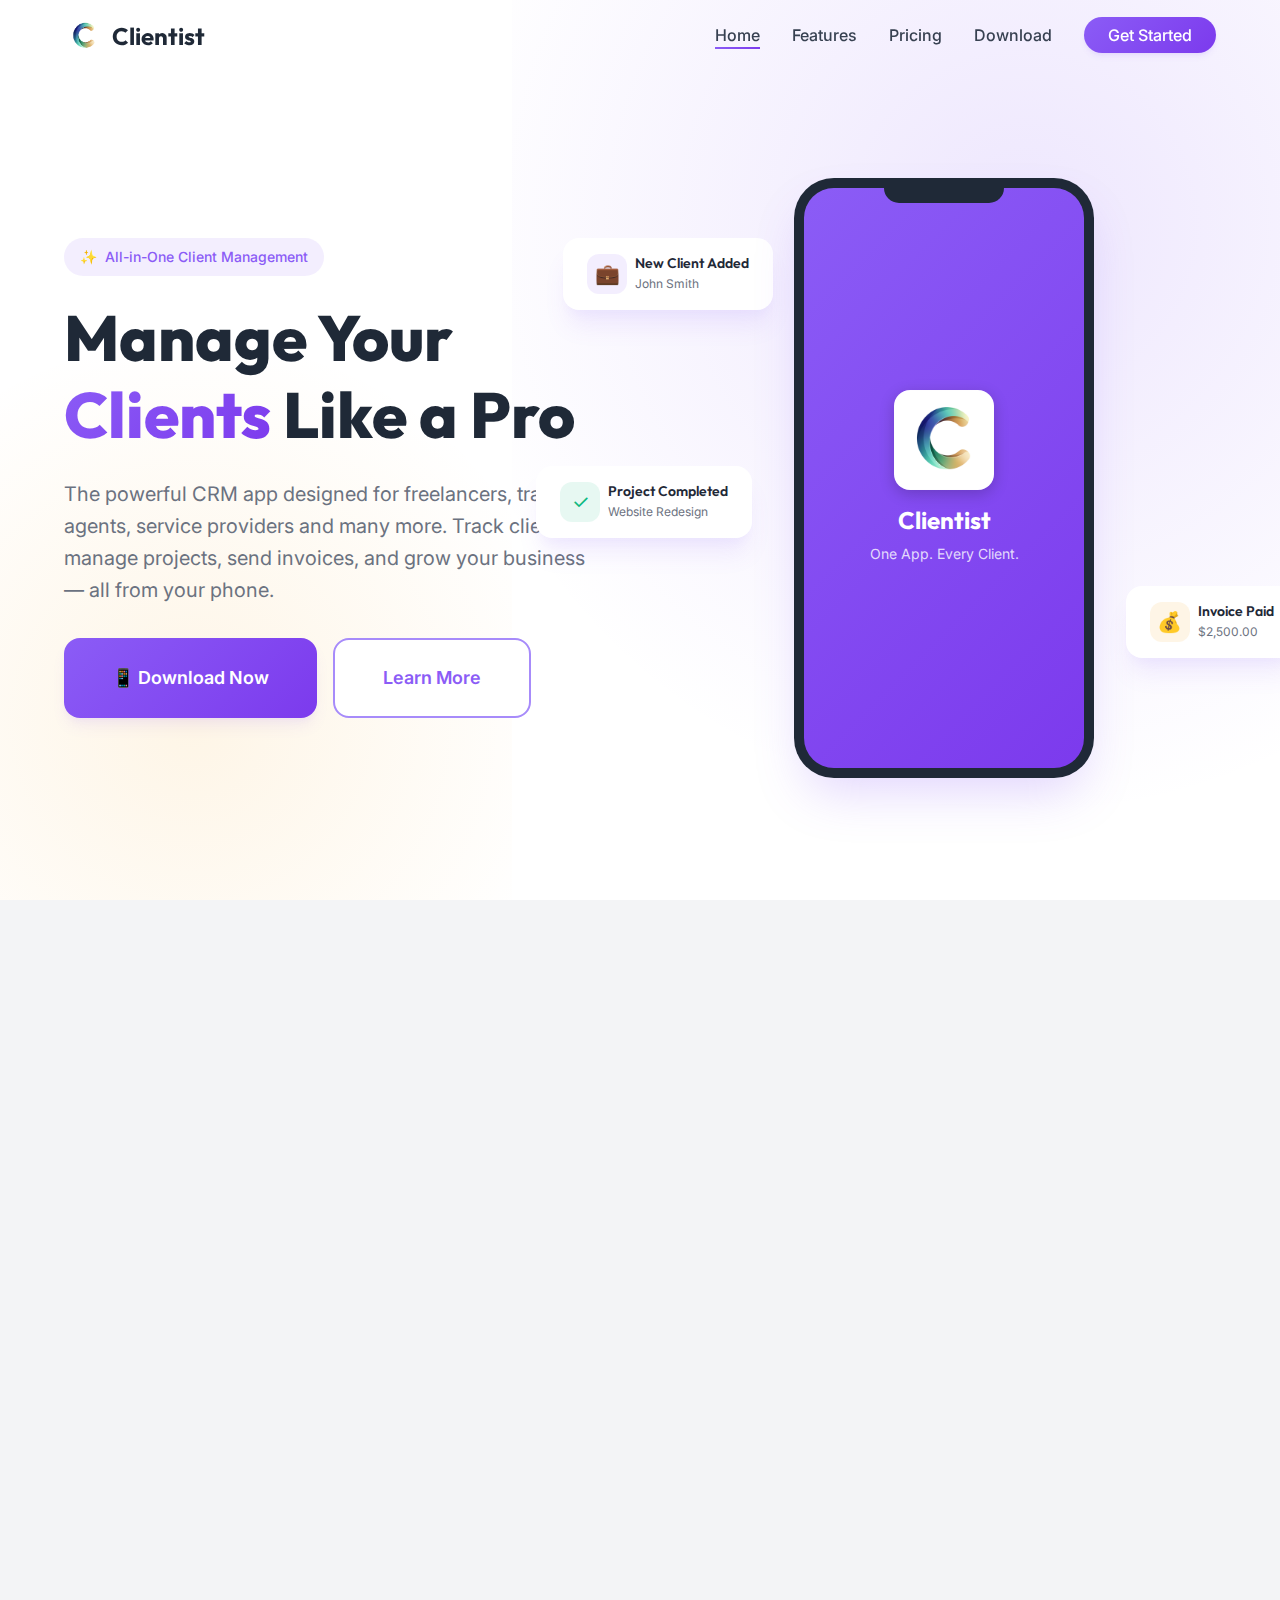
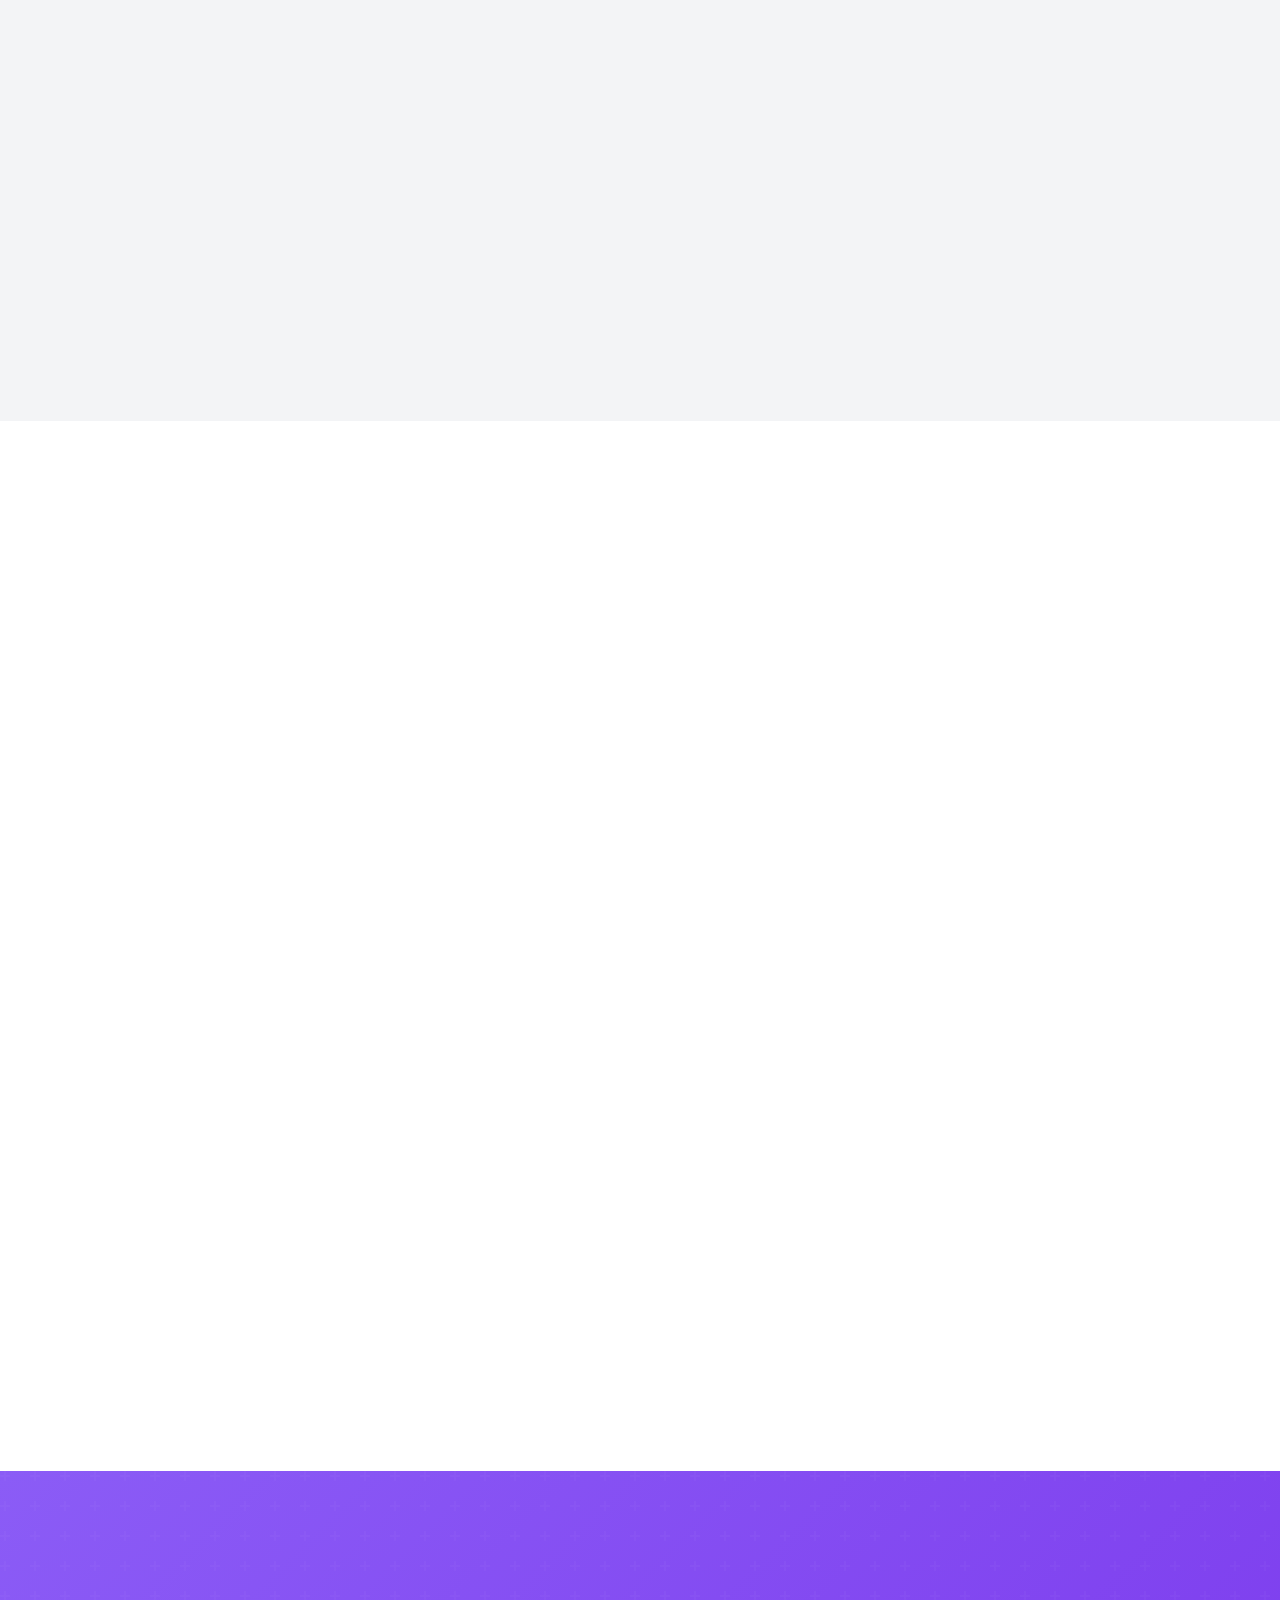
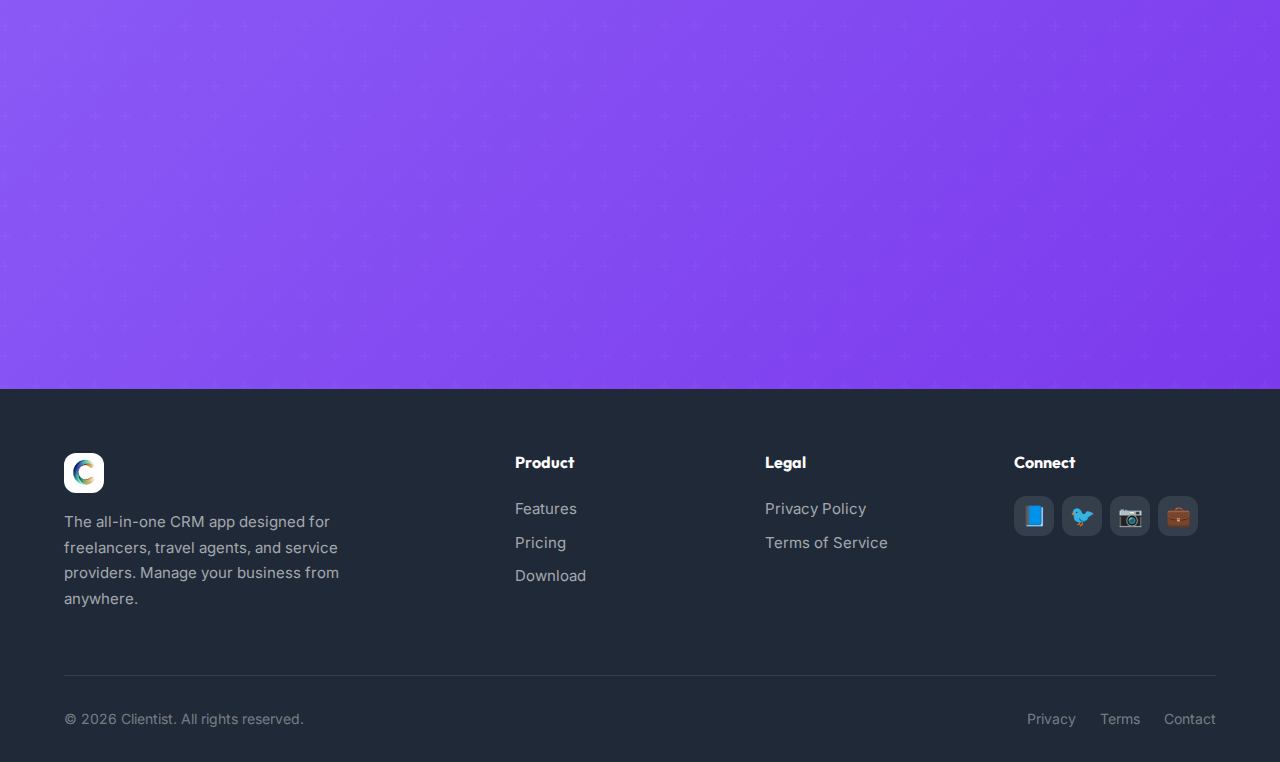
<file: index.html>
<!DOCTYPE html>
<html lang="en">

<head>
  <meta charset="UTF-8">
  <meta name="viewport" content="width=device-width, initial-scale=1.0">
  <meta name="description"
    content="Clientist - The all-in-one CRM app for freelancers, travel agents, and service providers. Manage clients, projects, invoices, and leads with ease.">
  <meta name="keywords"
    content="CRM, client management, freelancer, travel agent, service provider, invoicing, project management, mobile app">
  <meta name="author" content="Clientist">

  <!-- Open Graph / Social Media -->
  <meta property="og:type" content="website">
  <meta property="og:title" content="Clientist - Manage Your Clients Like a Pro">
  <meta property="og:description"
    content="The all-in-one CRM app for freelancers, travel agents, and service providers.">

  <title>Clientist - Manage Your Clients Like a Pro</title>

  <!-- Favicon -->
  <link rel="icon" type="image/png" href="images/png.png">
  <link rel="apple-touch-icon" href="images/icon.png">
  <link rel="apple-touch-icon" sizes="180x180" href="images/icon.png">

  <!-- Stylesheets -->
  <link rel="stylesheet" href="css/styles.css">
</head>

<body>
  <!-- Navigation -->
  <nav class="navbar" id="navbar">
    <div class="container">
      <a href="index.html" class="navbar-brand">
        <img src="images/icon.png" alt="Clientist Logo" class="logo-icon-img">
        <span>Clientist</span>
      </a>

      <ul class="navbar-nav" id="navMenu">
        <li><a href="#home" class="active">Home</a></li>
        <li><a href="#features">Features</a></li>
        <li><a href="#pricing">Pricing</a></li>
        <li><a href="download.html">Download</a></li>
        <li><a href="download.html" class="navbar-cta">Get Started</a></li>
      </ul>

      <button class="menu-toggle" id="menuToggle" aria-label="Toggle menu">
        <span></span>
        <span></span>
        <span></span>
      </button>
    </div>
  </nav>

  <!-- Hero Section -->
  <section class="hero" id="home">
    <div class="container">
      <div class="hero-content fade-in">
        <span class="hero-badge">All-in-One Client Management</span>
        <h1>Manage Your <span class="text-gradient">Clients</span> Like a Pro</h1>
        <p class="hero-description">
          The powerful CRM app designed for freelancers, travel agents, service providers and many more.
          Track clients, manage projects, send invoices, and grow your business — all from your phone.
        </p>
        <div class="hero-buttons">
          <a href="download.html" class="btn btn-primary btn-lg">
            📱 Download Now
          </a>
          <a href="#features" class="btn btn-secondary btn-lg">
            Learn More
          </a>
        </div>
      </div>

      <div class="hero-visual fade-in delay-2">
        <div class="floating-card card-1">
          <div class="floating-card-icon purple">💼</div>
          <div class="floating-card-text">
            <h5>New Client Added</h5>
            <p>John Smith</p>
          </div>
        </div>

        <div class="hero-phone-mockup">
          <div class="hero-phone-screen">
            <img src="images/icon.png" alt="Clientist" class="phone-logo">
            <h4>Clientist</h4>
            <p>One App. Every Client.</p>
          </div>
        </div>

        <div class="floating-card card-2">
          <div class="floating-card-icon amber">💰</div>
          <div class="floating-card-text">
            <h5>Invoice Paid</h5>
            <p>$2,500.00</p>
          </div>
        </div>

        <div class="floating-card card-3">
          <div class="floating-card-icon green">✓</div>
          <div class="floating-card-text">
            <h5>Project Completed</h5>
            <p>Website Redesign</p>
          </div>
        </div>
      </div>
    </div>
  </section>

  <!-- Features Section -->
  <section class="features section" id="features">
    <div class="container">
      <div class="section-header fade-in">
        <h2>Built for <span class="text-gradient">Your Business</span></h2>
        <p>Choose your vertical and get a tailored experience designed specifically for your industry needs.</p>
      </div>

      <div class="features-grid">
        <!-- Freelancer -->
        <div class="feature-card fade-in delay-1">
          <div class="feature-icon freelancer">💻</div>
          <h3>Freelancer</h3>
          <p>Perfect for designers, developers, writers, and creative professionals who need to manage multiple projects
            and clients.</p>
          <ul class="feature-list">
            <li>Project & task management</li>
            <li>Time tracking & logging</li>
            <li>Professional invoicing</li>
            <li>Lead pipeline tracking</li>
            <li>Document management</li>
            <li>Client communication logs</li>
          </ul>
        </div>

        <!-- Travel Agent -->
        <div class="feature-card fade-in delay-2">
          <div class="feature-icon travel">✈️</div>
          <h3>Travel Agent</h3>
          <p>Designed for travel agencies managing trips, visas, bookings, and payments for their clients.</p>
          <ul class="feature-list">
            <li>Trip & booking management</li>
            <li>Visa application tracking</li>
            <li>Payment collection</li>
            <li>Travel reminders</li>
            <li>Client document storage</li>
            <li>Earnings dashboard</li>
          </ul>
        </div>

        <!-- Service Provider -->
        <div class="feature-card fade-in delay-3">
          <div class="feature-icon service">🔧</div>
          <h3>Service Provider</h3>
          <p>Built for plumbers, electricians, contractors, and service professionals with on-site job requirements.</p>
          <ul class="feature-list">
            <li>Job scheduling & dispatch</li>
            <li>Repeat service reminders</li>
            <li>Invoice generation</li>
            <li>Payment tracking</li>
            <li>Lead management</li>
          </ul>
        </div>
      </div>

      <!-- More Verticals Coming Soon -->
      <div class="coming-soon-banner fade-in">
        <div class="coming-soon-content">
          <span class="coming-soon-icon">🚀</span>
          <div class="coming-soon-text">
            <h4>More Verticals Coming Soon!</h4>
            <p>We're constantly expanding to serve more industries. Real estate agents, consultants, tutors, and more —
              stay tuned!</p>
          </div>
        </div>
      </div>
    </div>
  </section>

  <!-- Pricing Section -->
  <section class="pricing section" id="pricing">
    <div class="container">
      <div class="section-header fade-in">
        <h2>Simple, <span class="text-gradient">Transparent</span> Pricing</h2>
        <p>Start free and upgrade when you're ready. No hidden fees, cancel anytime.</p>
      </div>

      <div class="pricing-grid">
        <!-- Free Tier -->
        <div class="pricing-card fade-in delay-1">
          <div class="pricing-header">
            <h3>Free</h3>
            <div class="pricing-price">
              <span class="currency">$</span>
              <span class="amount">0</span>
              <span class="period">/month</span>
            </div>
          </div>
          <ul class="pricing-features">
            <li>Up to 5 clients</li>
            <li>Local file storage</li>
            <li>Single device access</li>
            <li>Basic invoicing</li>
            <li>Task management</li>
            <li class="disabled">Cloud sync</li>
            <li class="disabled">PDF export history</li>
            <li class="disabled">Multi-device sync</li>
          </ul>
          <a href="download.html" class="btn btn-secondary">Get Started Free</a>
        </div>

        <!-- Premium Tier -->
        <div class="pricing-card featured fade-in delay-2">
          <span class="pricing-badge">Most Popular</span>
          <div class="pricing-header">
            <h3>Premium</h3>
            <div class="pricing-price">
              <span class="currency">$</span>
              <span class="amount">5</span>
              <span class="period">/month</span>
            </div>
          </div>
          <ul class="pricing-features">
            <li>Unlimited clients</li>
            <li>Cloud file storage</li>
            <li>Multi-device sync</li>
            <li>Advanced invoicing</li>
            <li>Full task management</li>
            <li>Priority data sync</li>
            <li>PDF export history</li>
            <li>Premium support</li>
          </ul>
          <a href="download.html" class="btn btn-amber">Upgrade to Premium</a>
        </div>
      </div>
    </div>
  </section>

  <!-- Download / QR Code Section -->
  <section class="download-section section" id="download">
    <div class="container">
      <div class="download-content">
        <div class="download-text fade-in">
          <h2>Download Clientist Today</h2>
          <p>Available on iOS and Android. Scan the QR code or click the buttons below to download the app and start
            managing your clients like never before.</p>
          <div class="store-badges">
            <a href="#" class="store-badge">
              <span class="store-badge-icon">🍎</span>
              <div class="store-badge-text">
                <small>Download on the</small>
                <span>App Store</span>
              </div>
            </a>
            <a href="#" class="store-badge">
              <span class="store-badge-icon">▶️</span>
              <div class="store-badge-text">
                <small>Get it on</small>
                <span>Google Play</span>
              </div>
            </a>
          </div>
        </div>

        <div class="qr-code-wrapper fade-in delay-2">
          <div class="qr-code-card">
            <!-- Replace the placeholder with your actual QR code image -->
            <div class="qr-code-placeholder">
              <span class="icon">📱</span>
              <p>QR Code<br>Coming Soon</p>
            </div>
            <!-- 
            When you have the QR code image, replace the above div with:
            <img src="images/qr-code.png" alt="Download Clientist QR Code">
            -->
            <h4>Scan to Download</h4>
            <p>Point your camera at the QR code</p>
          </div>
        </div>
      </div>
    </div>
  </section>

  <!-- Footer -->
  <footer class="footer">
    <div class="container">
      <div class="footer-content">
        <div class="footer-brand">
          <a href="index.html" class="navbar-brand">
            <img src="images/icon.png" alt="Clientist Logo" class="logo-icon-img">
            <span>Clientist</span>
          </a>
          <p>The all-in-one CRM app designed for freelancers, travel agents, and service providers. Manage your business
            from anywhere.</p>
        </div>

        <div class="footer-column">
          <h4>Product</h4>
          <ul class="footer-links">
            <li><a href="#features">Features</a></li>
            <li><a href="#pricing">Pricing</a></li>
            <li><a href="download.html">Download</a></li>
          </ul>
        </div>

        <div class="footer-column">
          <h4>Legal</h4>
          <ul class="footer-links">
            <li><a href="privacy-policy.html">Privacy Policy</a></li>
            <li><a href="terms.html">Terms of Service</a></li>
          </ul>
        </div>

        <div class="footer-column">
          <h4>Connect</h4>
          <div class="social-links">
            <a href="#" class="social-link" aria-label="Facebook">📘</a>
            <a href="#" class="social-link" aria-label="Twitter">🐦</a>
            <a href="#" class="social-link" aria-label="Instagram">📷</a>
            <a href="#" class="social-link" aria-label="LinkedIn">💼</a>
          </div>
        </div>
      </div>

      <div class="footer-bottom">
        <p>&copy; 2024 Clientist. All rights reserved.</p>
        <div class="footer-bottom-links">
          <a href="privacy-policy.html">Privacy</a>
          <a href="terms.html">Terms</a>
          <a href="mailto:support@clientist.app">Contact</a>
        </div>
      </div>
    </div>
  </footer>

  <!-- Scripts -->
  <script src="js/main.js"></script>
</body>

</html>
</file>
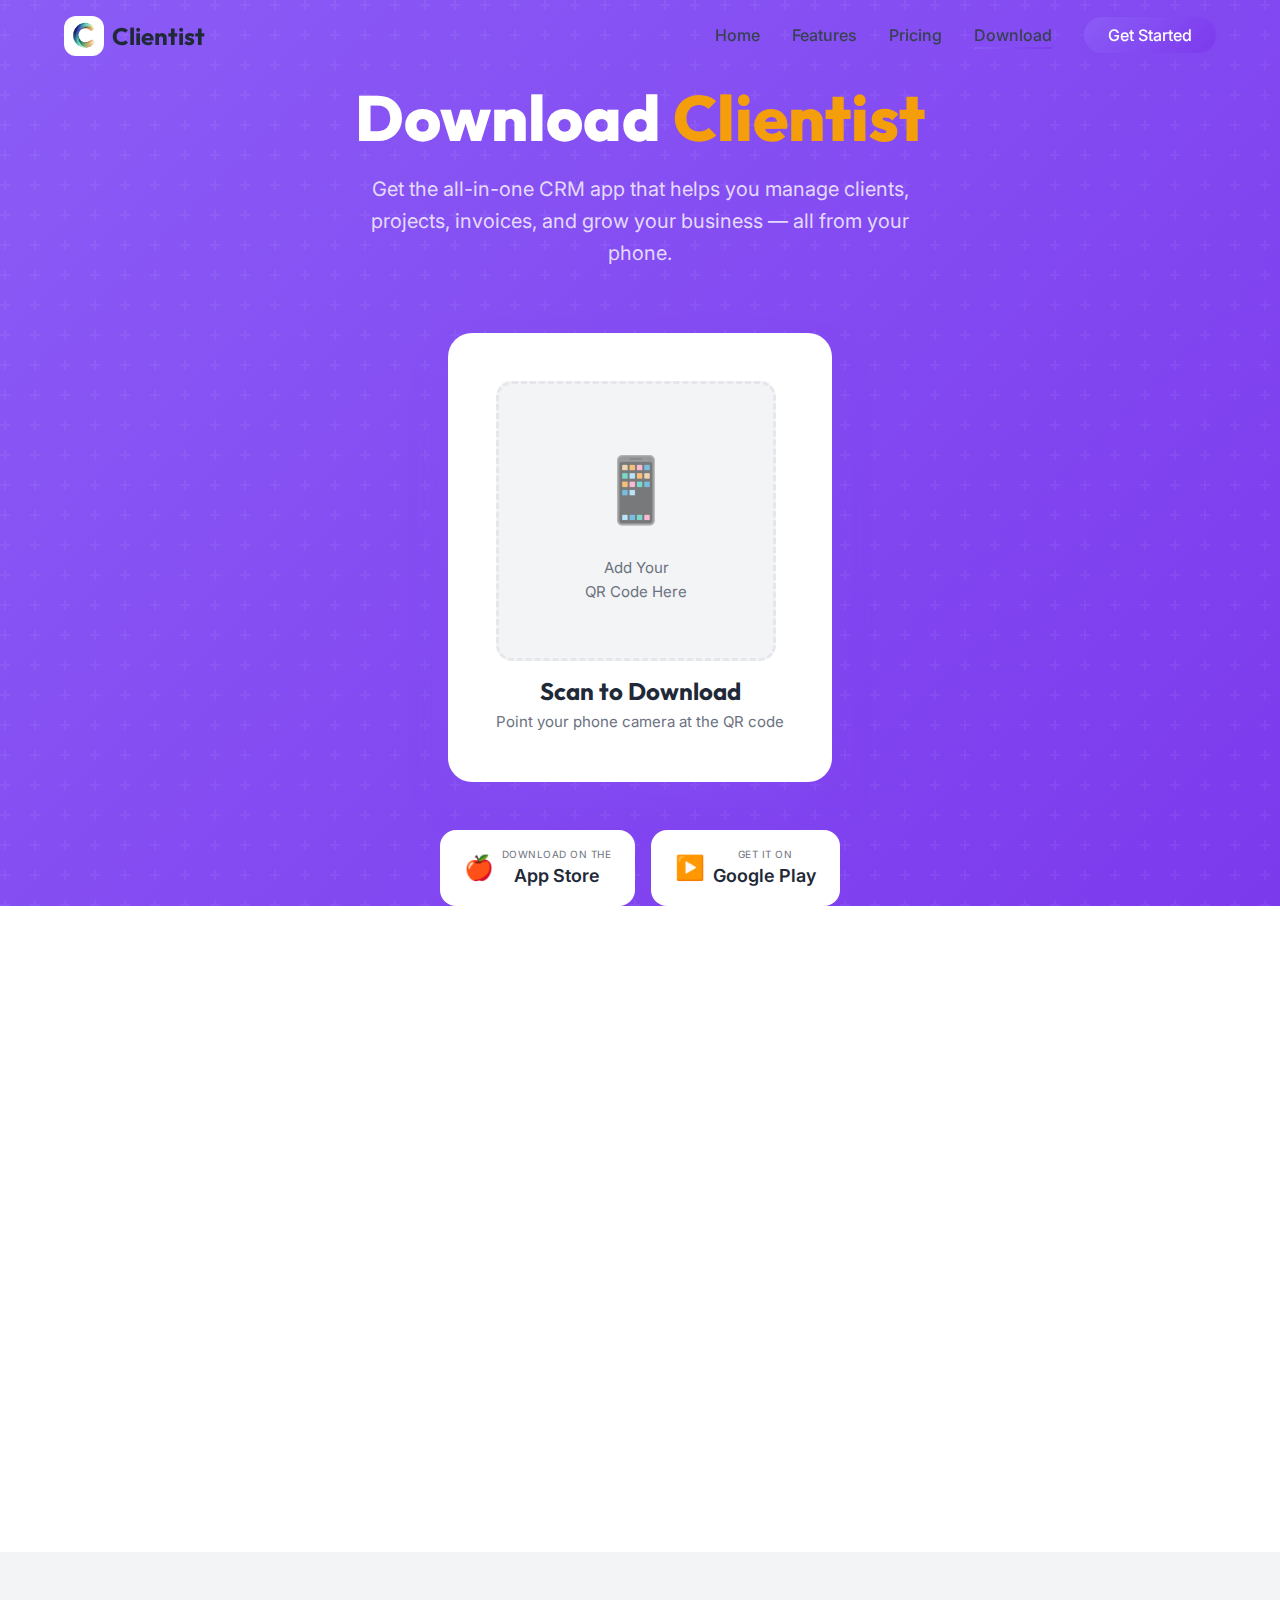
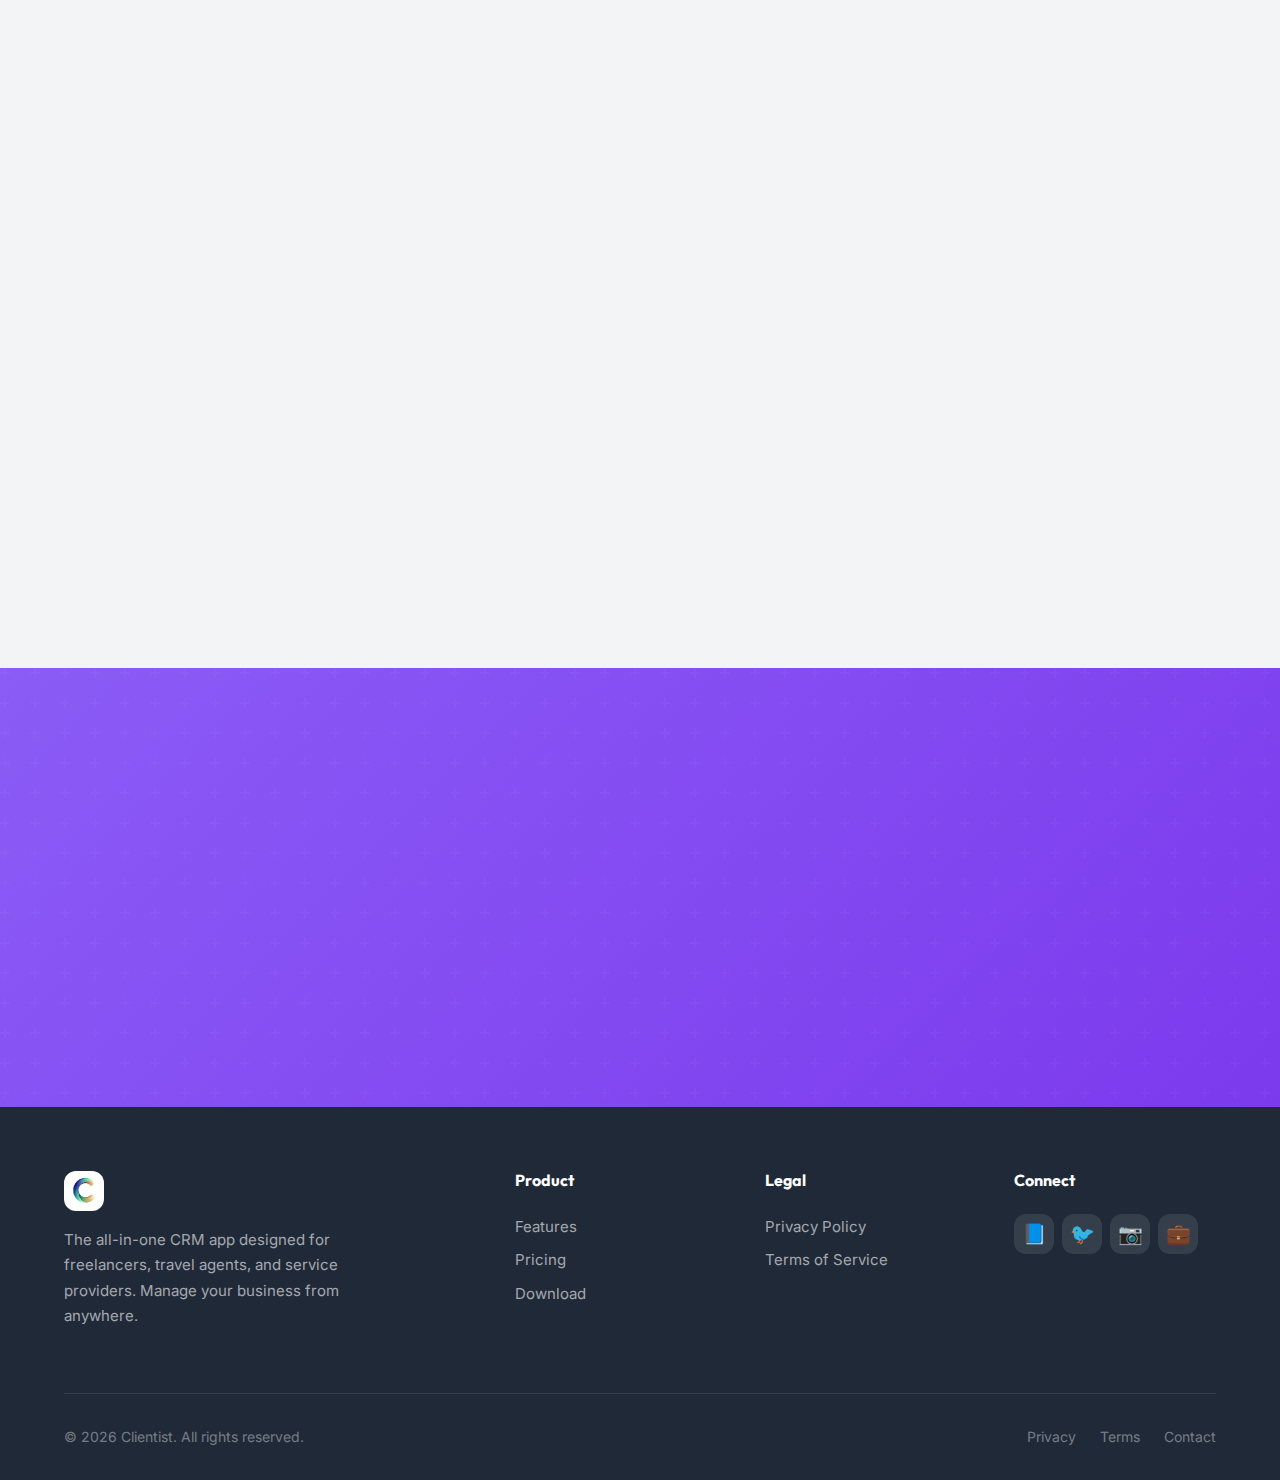
<file: download.html>
<!DOCTYPE html>
<html lang="en">

<head>
    <meta charset="UTF-8">
    <meta name="viewport" content="width=device-width, initial-scale=1.0">
    <meta name="description"
        content="Download Clientist - The all-in-one CRM app for freelancers, travel agents, and service providers. Available on iOS and Android.">
    <meta name="keywords"
        content="download Clientist, CRM app, iOS, Android, freelancer app, travel agent app, service provider app">

    <title>Download Clientist - Get the App</title>

    <!-- Favicon -->
    <link rel="icon" type="image/png" href="images/png.png">
    <link rel="apple-touch-icon" href="images/icon.png">
    <link rel="apple-touch-icon" sizes="180x180" href="images/icon.png">

    <!-- Stylesheets -->
    <link rel="stylesheet" href="css/styles.css">
</head>

<body>
    <!-- Navigation -->
    <nav class="navbar" id="navbar">
        <div class="container">
            <a href="index.html" class="navbar-brand">
                <img src="images/icon.png" alt="Clientist Logo" class="logo-icon-img">
                <span>Clientist</span>
            </a>

            <ul class="navbar-nav" id="navMenu">
                <li><a href="index.html">Home</a></li>
                <li><a href="index.html#features">Features</a></li>
                <li><a href="index.html#pricing">Pricing</a></li>
                <li><a href="download.html" class="active">Download</a></li>
                <li><a href="download.html" class="navbar-cta">Get Started</a></li>
            </ul>

            <button class="menu-toggle" id="menuToggle" aria-label="Toggle menu">
                <span></span>
                <span></span>
                <span></span>
            </button>
        </div>
    </nav>

    <!-- Download Hero Section -->
    <section class="download-hero">
        <div class="container">
            <h1 class="fade-in">Download <span class="text-amber">Clientist</span></h1>
            <p class="subtitle fade-in delay-1">
                Get the all-in-one CRM app that helps you manage clients, projects, invoices,
                and grow your business — all from your phone.
            </p>

            <!-- Large QR Code Card -->
            <div class="download-qr-large fade-in delay-2">
                <!-- Replace this placeholder with your actual QR code image -->
                <div class="qr-placeholder">
                    <span class="icon">📱</span>
                    <p>Add Your<br>QR Code Here</p>
                </div>
                <!-- 
        When you have your QR code image:
        1. Save it as 'qr-code.png' in the images folder
        2. Replace the div above with:
        <img src="images/qr-code.png" alt="Scan to download Clientist">
        -->
                <h4>Scan to Download</h4>
                <p>Point your phone camera at the QR code</p>
            </div>

            <!-- Store Badges -->
            <div class="download-stores fade-in delay-3">
                <a href="#" class="store-badge">
                    <span class="store-badge-icon">🍎</span>
                    <div class="store-badge-text">
                        <small>Download on the</small>
                        <span>App Store</span>
                    </div>
                </a>
                <a href="#" class="store-badge">
                    <span class="store-badge-icon">▶️</span>
                    <div class="store-badge-text">
                        <small>Get it on</small>
                        <span>Google Play</span>
                    </div>
                </a>
            </div>
        </div>
    </section>

    <!-- Download Features -->
    <section class="download-features section">
        <div class="container">
            <div class="section-header fade-in">
                <h2>Why Choose <span class="text-gradient">Clientist</span>?</h2>
                <p>Everything you need to run your business, right in your pocket.</p>
            </div>

            <div class="download-features-grid">
                <div class="download-feature-item fade-in delay-1">
                    <div class="download-feature-icon">👥</div>
                    <h4>Client Management</h4>
                    <p>Keep all your client information organized and accessible in one place.</p>
                </div>

                <div class="download-feature-item fade-in delay-2">
                    <div class="download-feature-icon">📊</div>
                    <h4>Smart Dashboard</h4>
                    <p>Get insights into your business with real-time analytics and reports.</p>
                </div>

                <div class="download-feature-item fade-in delay-3">
                    <div class="download-feature-icon">🧾</div>
                    <h4>Easy Invoicing</h4>
                    <p>Create and send professional invoices in seconds. Track payments easily.</p>
                </div>

                <div class="download-feature-item fade-in delay-4">
                    <div class="download-feature-icon">🔔</div>
                    <h4>Smart Reminders</h4>
                    <p>Never miss a deadline with intelligent notifications and task management.</p>
                </div>
            </div>
        </div>
    </section>

    <!-- Step by Step -->
    <section class="section" style="background: var(--light);">
        <div class="container">
            <div class="section-header fade-in">
                <h2>Get Started in <span class="text-gradient">3 Easy Steps</span></h2>
                <p>Download the app and start managing your business today.</p>
            </div>

            <div class="features-grid" style="max-width: 1000px; margin: 0 auto;">
                <div class="feature-card fade-in delay-1" style="text-align: center;">
                    <div class="feature-icon freelancer" style="margin: 0 auto var(--space-lg);">1️⃣</div>
                    <h3>Download</h3>
                    <p>Scan the QR code above or click the store buttons to download Clientist on your iOS or Android
                        device.</p>
                </div>

                <div class="feature-card fade-in delay-2" style="text-align: center;">
                    <div class="feature-icon travel" style="margin: 0 auto var(--space-lg);">2️⃣</div>
                    <h3>Create Account</h3>
                    <p>Sign up with your email and choose your business vertical: Freelancer, Travel Agent, or Service
                        Provider.</p>
                </div>

                <div class="feature-card fade-in delay-3" style="text-align: center;">
                    <div class="feature-icon service" style="margin: 0 auto var(--space-lg);">3️⃣</div>
                    <h3>Start Managing</h3>
                    <p>Add your clients, create projects, send invoices, and watch your business grow!</p>
                </div>
            </div>
        </div>
    </section>

    <!-- CTA Section -->
    <section class="download-section section">
        <div class="container" style="text-align: center;">
            <h2 style="color: white; margin-bottom: var(--space-md);" class="fade-in">Ready to Transform Your Business?
            </h2>
            <p style="color: rgba(255,255,255,0.8); font-size: 1.25rem; margin-bottom: var(--space-xl); max-width: 600px; margin-left: auto; margin-right: auto;"
                class="fade-in delay-1">
                Join thousands of professionals who manage their clients with Clientist.
                Start free today — no credit card required.
            </p>
            <div class="fade-in delay-2"
                style="display: flex; gap: var(--space-md); justify-content: center; flex-wrap: wrap;">
                <a href="#" class="store-badge">
                    <span class="store-badge-icon">🍎</span>
                    <div class="store-badge-text">
                        <small>Download on the</small>
                        <span>App Store</span>
                    </div>
                </a>
                <a href="#" class="store-badge">
                    <span class="store-badge-icon">▶️</span>
                    <div class="store-badge-text">
                        <small>Get it on</small>
                        <span>Google Play</span>
                    </div>
                </a>
            </div>
        </div>
    </section>

    <!-- Footer -->
    <footer class="footer">
        <div class="container">
            <div class="footer-content">
                <div class="footer-brand">
                    <a href="index.html" class="navbar-brand">
                        <img src="images/icon.png" alt="Clientist Logo" class="logo-icon-img">
                        <span>Clientist</span>
                    </a>
                    <p>The all-in-one CRM app designed for freelancers, travel agents, and service providers. Manage
                        your business from anywhere.</p>
                </div>

                <div class="footer-column">
                    <h4>Product</h4>
                    <ul class="footer-links">
                        <li><a href="index.html#features">Features</a></li>
                        <li><a href="index.html#pricing">Pricing</a></li>
                        <li><a href="download.html">Download</a></li>
                    </ul>
                </div>

                <div class="footer-column">
                    <h4>Legal</h4>
                    <ul class="footer-links">
                        <li><a href="privacy-policy.html">Privacy Policy</a></li>
                        <li><a href="terms.html">Terms of Service</a></li>
                    </ul>
                </div>

                <div class="footer-column">
                    <h4>Connect</h4>
                    <div class="social-links">
                        <a href="#" class="social-link" aria-label="Facebook">📘</a>
                        <a href="#" class="social-link" aria-label="Twitter">🐦</a>
                        <a href="#" class="social-link" aria-label="Instagram">📷</a>
                        <a href="#" class="social-link" aria-label="LinkedIn">💼</a>
                    </div>
                </div>
            </div>

            <div class="footer-bottom">
                <p>&copy; 2024 Clientist. All rights reserved.</p>
                <div class="footer-bottom-links">
                    <a href="privacy-policy.html">Privacy</a>
                    <a href="terms.html">Terms</a>
                    <a href="mailto:support@clientist.app">Contact</a>
                </div>
            </div>
        </div>
    </footer>

    <!-- Scripts -->
    <script src="js/main.js"></script>
</body>

</html>
</file>
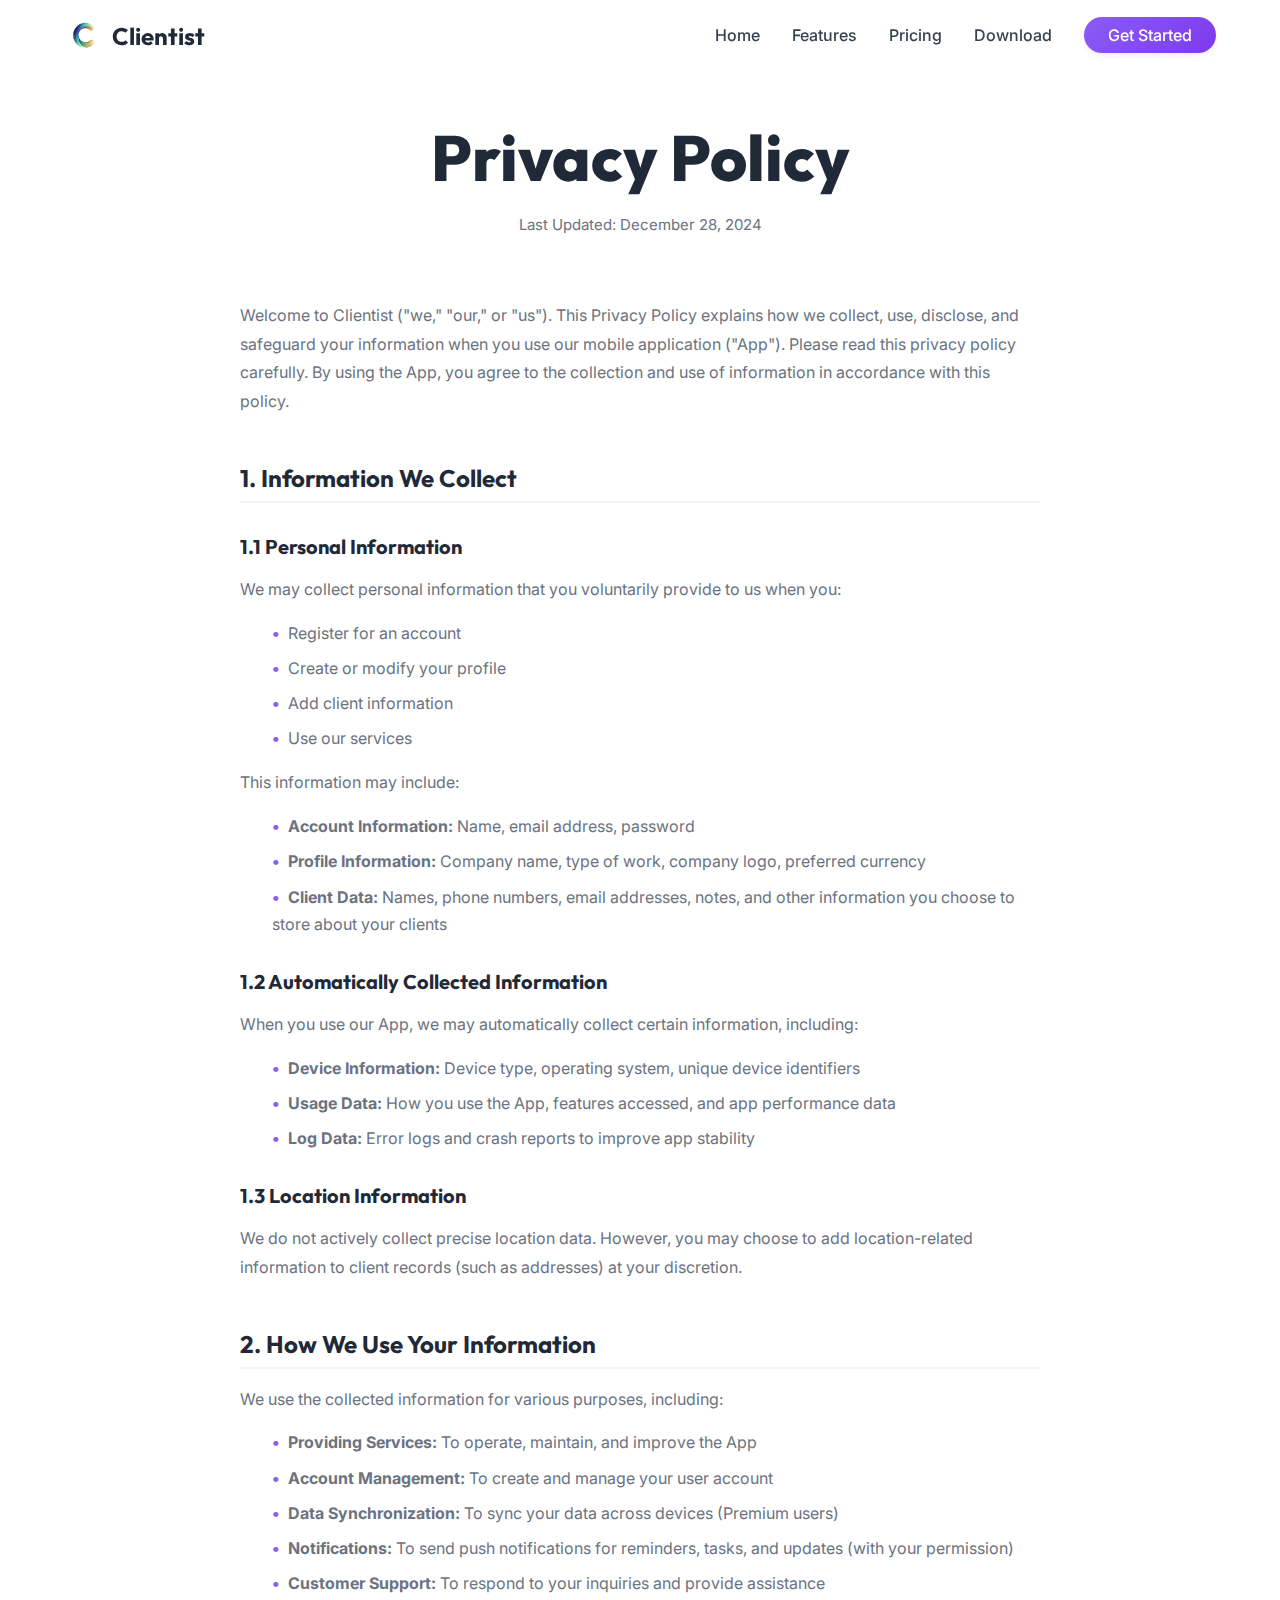
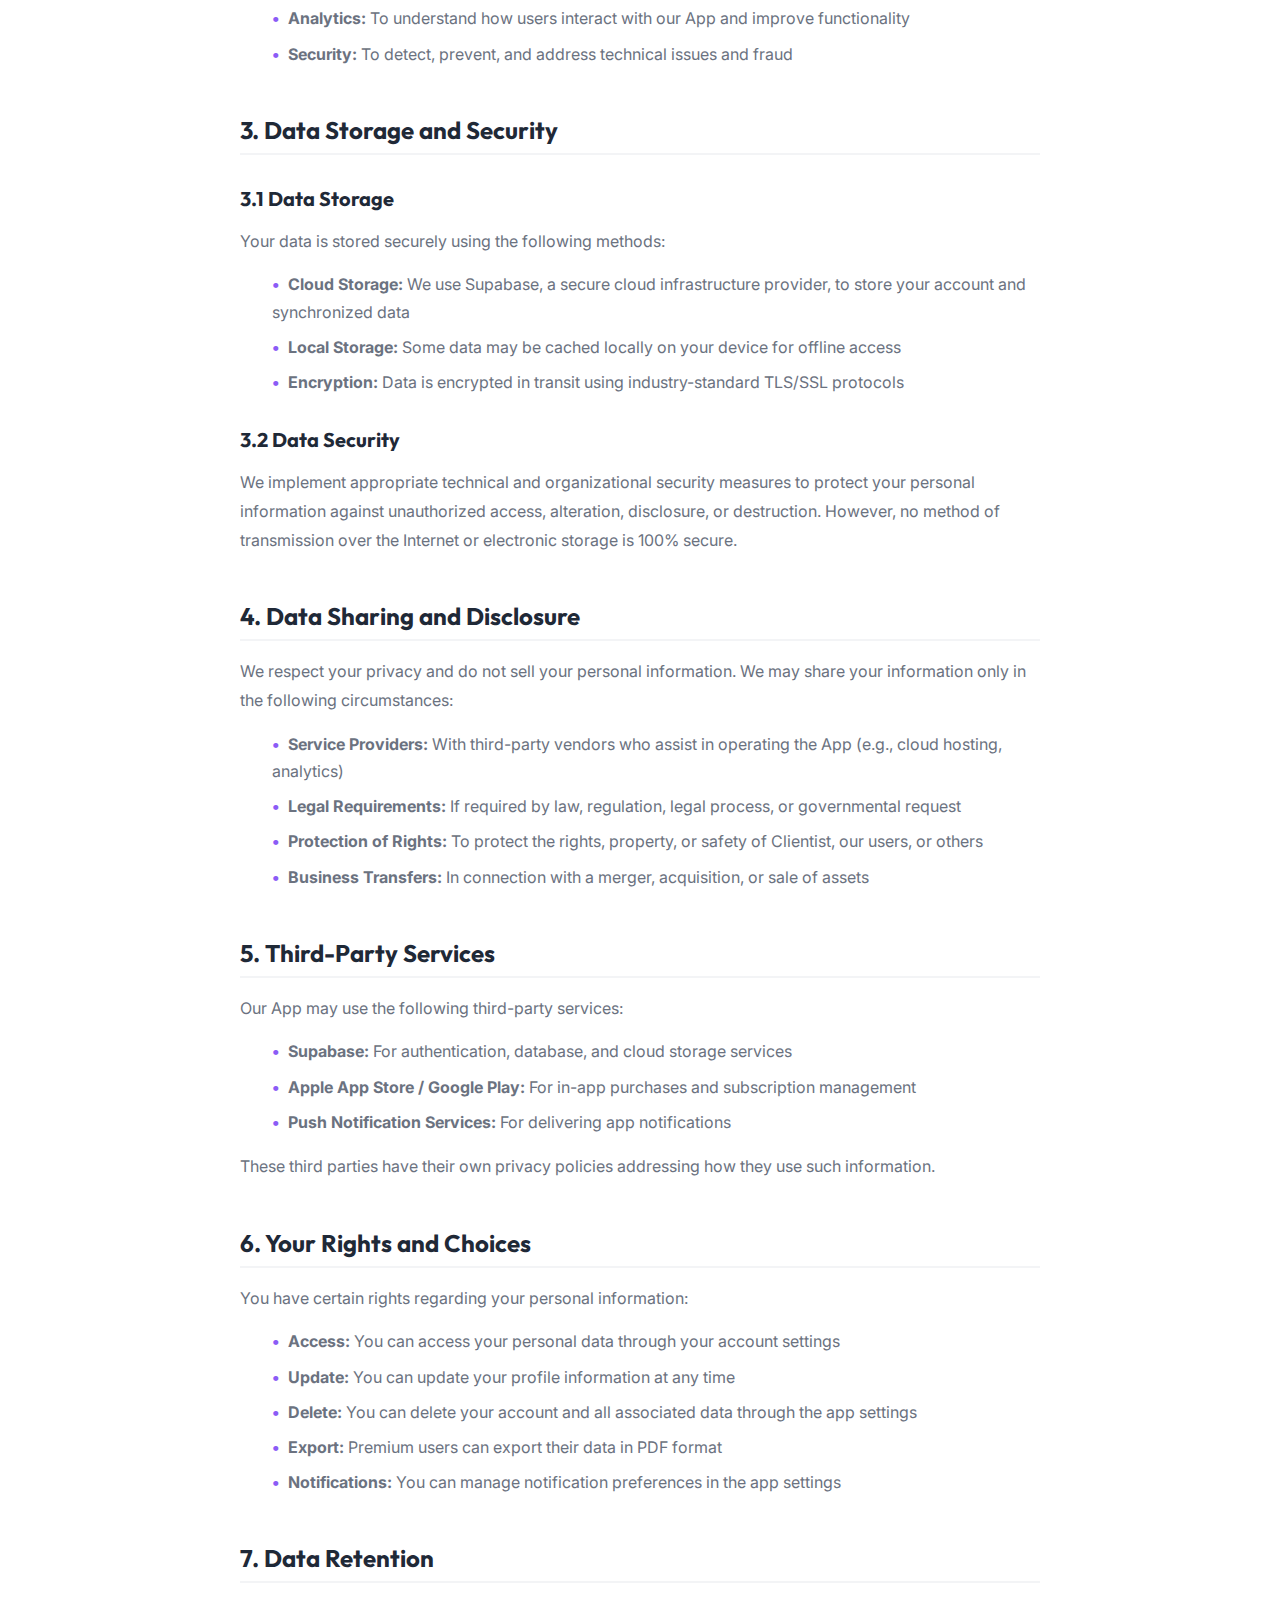
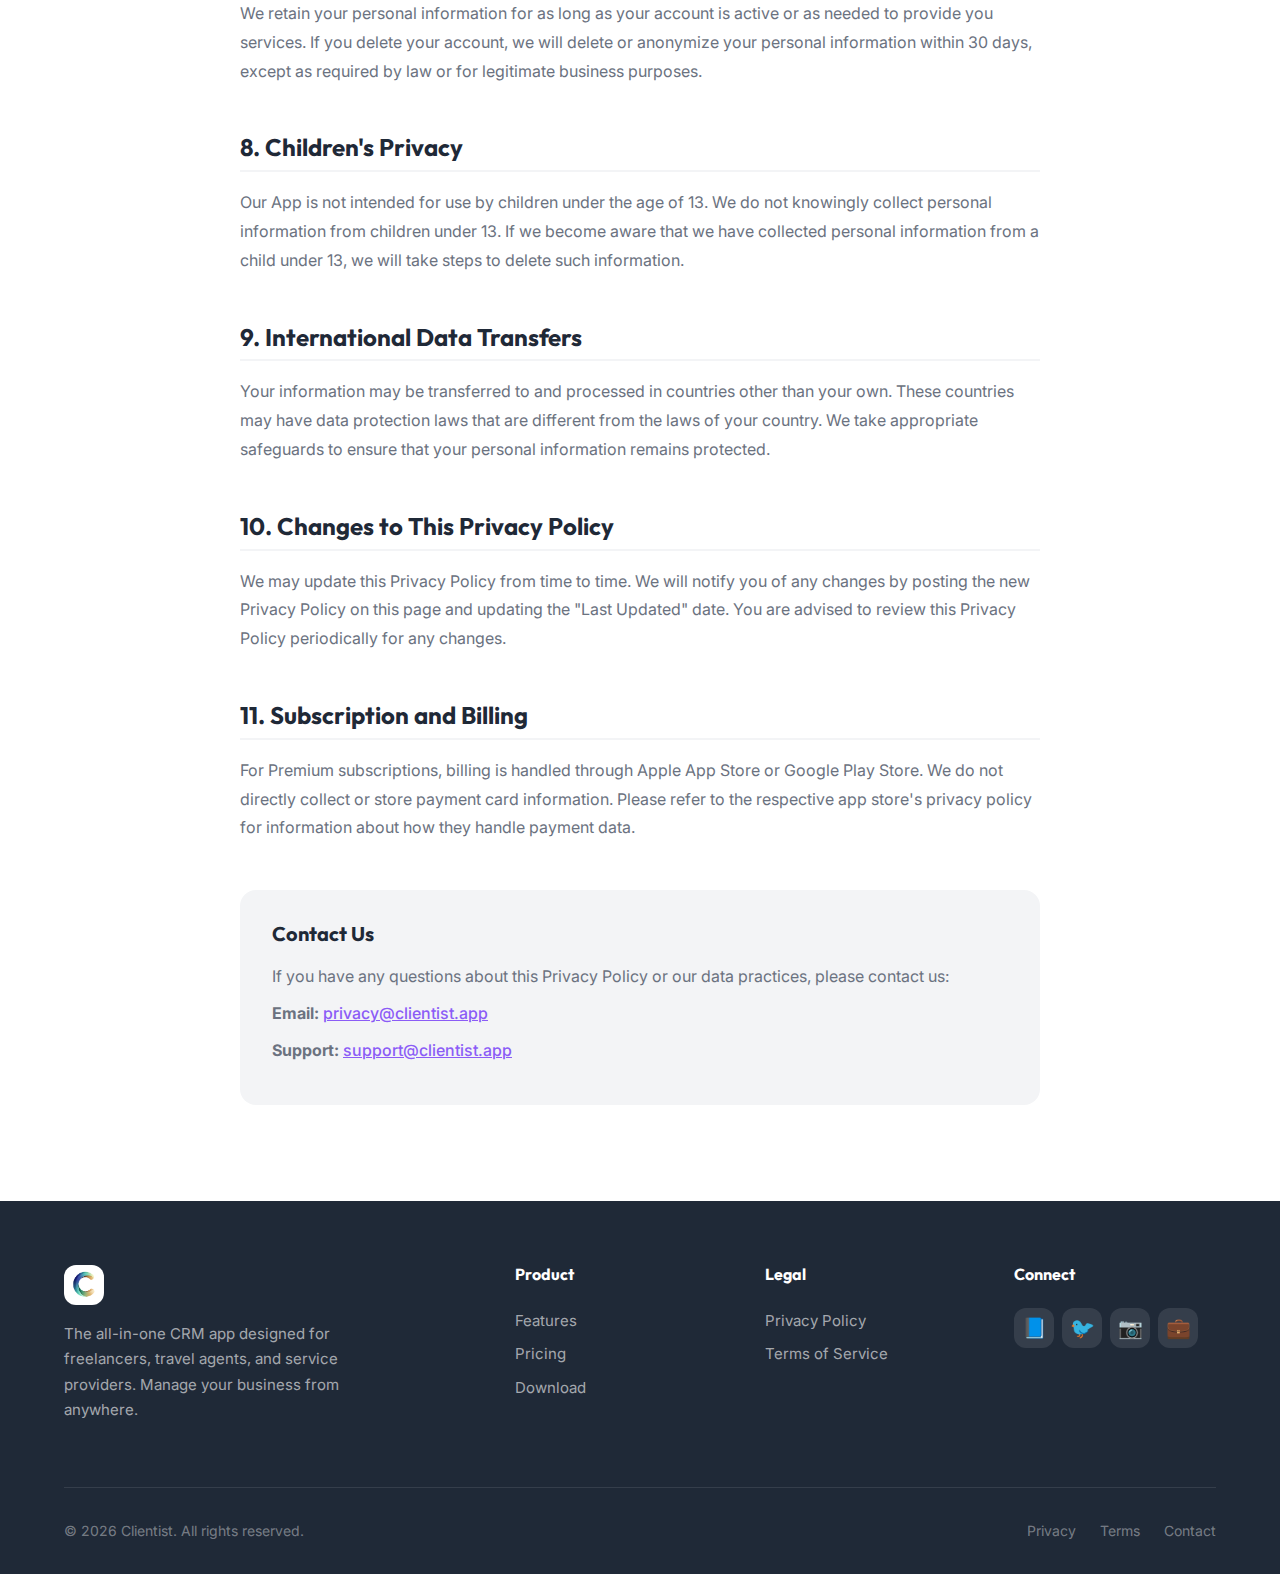
<file: privacy-policy.html>
<!DOCTYPE html>
<html lang="en">

<head>
    <meta charset="UTF-8">
    <meta name="viewport" content="width=device-width, initial-scale=1.0">
    <meta name="description"
        content="Clientist Privacy Policy - Learn how we collect, use, and protect your personal information.">
    <meta name="robots" content="index, follow">

    <title>Privacy Policy - Clientist</title>

    <!-- Favicon -->
    <link rel="icon" type="image/png" href="images/png.png">
    <link rel="apple-touch-icon" href="images/icon.png">
    <link rel="apple-touch-icon" sizes="180x180" href="images/icon.png">

    <!-- Stylesheets -->
    <link rel="stylesheet" href="css/styles.css">
</head>

<body>
    <!-- Navigation -->
    <nav class="navbar scrolled" id="navbar">
        <div class="container">
            <a href="index.html" class="navbar-brand">
                <img src="images/icon.png" alt="Clientist Logo" class="logo-icon-img">
                <span>Clientist</span>
            </a>

            <ul class="navbar-nav" id="navMenu">
                <li><a href="index.html">Home</a></li>
                <li><a href="index.html#features">Features</a></li>
                <li><a href="index.html#pricing">Pricing</a></li>
                <li><a href="download.html">Download</a></li>
                <li><a href="download.html" class="navbar-cta">Get Started</a></li>
            </ul>

            <button class="menu-toggle" id="menuToggle" aria-label="Toggle menu">
                <span></span>
                <span></span>
                <span></span>
            </button>
        </div>
    </nav>

    <!-- Privacy Policy Content -->
    <main class="legal-page">
        <div class="container">
            <header class="legal-header fade-in">
                <h1>Privacy Policy</h1>
                <p class="last-updated">Last Updated: December 28, 2024</p>
            </header>

            <article class="legal-content fade-in">
                <p>
                    Welcome to Clientist ("we," "our," or "us"). This Privacy Policy explains how we collect,
                    use, disclose, and safeguard your information when you use our mobile application ("App").
                    Please read this privacy policy carefully. By using the App, you agree to the collection
                    and use of information in accordance with this policy.
                </p>

                <h2>1. Information We Collect</h2>

                <h3>1.1 Personal Information</h3>
                <p>We may collect personal information that you voluntarily provide to us when you:</p>
                <ul>
                    <li>Register for an account</li>
                    <li>Create or modify your profile</li>
                    <li>Add client information</li>
                    <li>Use our services</li>
                </ul>
                <p>This information may include:</p>
                <ul>
                    <li><strong>Account Information:</strong> Name, email address, password</li>
                    <li><strong>Profile Information:</strong> Company name, type of work, company logo, preferred
                        currency</li>
                    <li><strong>Client Data:</strong> Names, phone numbers, email addresses, notes, and other
                        information you choose to store about your clients</li>
                </ul>

                <h3>1.2 Automatically Collected Information</h3>
                <p>When you use our App, we may automatically collect certain information, including:</p>
                <ul>
                    <li><strong>Device Information:</strong> Device type, operating system, unique device identifiers
                    </li>
                    <li><strong>Usage Data:</strong> How you use the App, features accessed, and app performance data
                    </li>
                    <li><strong>Log Data:</strong> Error logs and crash reports to improve app stability</li>
                </ul>

                <h3>1.3 Location Information</h3>
                <p>
                    We do not actively collect precise location data. However, you may choose to add
                    location-related information to client records (such as addresses) at your discretion.
                </p>

                <h2>2. How We Use Your Information</h2>
                <p>We use the collected information for various purposes, including:</p>
                <ul>
                    <li><strong>Providing Services:</strong> To operate, maintain, and improve the App</li>
                    <li><strong>Account Management:</strong> To create and manage your user account</li>
                    <li><strong>Data Synchronization:</strong> To sync your data across devices (Premium users)</li>
                    <li><strong>Notifications:</strong> To send push notifications for reminders, tasks, and updates
                        (with your permission)</li>
                    <li><strong>Customer Support:</strong> To respond to your inquiries and provide assistance</li>
                    <li><strong>Analytics:</strong> To understand how users interact with our App and improve
                        functionality</li>
                    <li><strong>Security:</strong> To detect, prevent, and address technical issues and fraud</li>
                </ul>

                <h2>3. Data Storage and Security</h2>

                <h3>3.1 Data Storage</h3>
                <p>Your data is stored securely using the following methods:</p>
                <ul>
                    <li><strong>Cloud Storage:</strong> We use Supabase, a secure cloud infrastructure provider, to
                        store your account and synchronized data</li>
                    <li><strong>Local Storage:</strong> Some data may be cached locally on your device for offline
                        access</li>
                    <li><strong>Encryption:</strong> Data is encrypted in transit using industry-standard TLS/SSL
                        protocols</li>
                </ul>

                <h3>3.2 Data Security</h3>
                <p>
                    We implement appropriate technical and organizational security measures to protect your
                    personal information against unauthorized access, alteration, disclosure, or destruction.
                    However, no method of transmission over the Internet or electronic storage is 100% secure.
                </p>

                <h2>4. Data Sharing and Disclosure</h2>
                <p>We respect your privacy and do not sell your personal information. We may share your information only
                    in the following circumstances:</p>
                <ul>
                    <li><strong>Service Providers:</strong> With third-party vendors who assist in operating the App
                        (e.g., cloud hosting, analytics)</li>
                    <li><strong>Legal Requirements:</strong> If required by law, regulation, legal process, or
                        governmental request</li>
                    <li><strong>Protection of Rights:</strong> To protect the rights, property, or safety of Clientist,
                        our users, or others</li>
                    <li><strong>Business Transfers:</strong> In connection with a merger, acquisition, or sale of assets
                    </li>
                </ul>

                <h2>5. Third-Party Services</h2>
                <p>Our App may use the following third-party services:</p>
                <ul>
                    <li><strong>Supabase:</strong> For authentication, database, and cloud storage services</li>
                    <li><strong>Apple App Store / Google Play:</strong> For in-app purchases and subscription management
                    </li>
                    <li><strong>Push Notification Services:</strong> For delivering app notifications</li>
                </ul>
                <p>These third parties have their own privacy policies addressing how they use such information.</p>

                <h2>6. Your Rights and Choices</h2>
                <p>You have certain rights regarding your personal information:</p>
                <ul>
                    <li><strong>Access:</strong> You can access your personal data through your account settings</li>
                    <li><strong>Update:</strong> You can update your profile information at any time</li>
                    <li><strong>Delete:</strong> You can delete your account and all associated data through the app
                        settings</li>
                    <li><strong>Export:</strong> Premium users can export their data in PDF format</li>
                    <li><strong>Notifications:</strong> You can manage notification preferences in the app settings</li>
                </ul>

                <h2>7. Data Retention</h2>
                <p>
                    We retain your personal information for as long as your account is active or as needed
                    to provide you services. If you delete your account, we will delete or anonymize your
                    personal information within 30 days, except as required by law or for legitimate
                    business purposes.
                </p>

                <h2>8. Children's Privacy</h2>
                <p>
                    Our App is not intended for use by children under the age of 13. We do not knowingly
                    collect personal information from children under 13. If we become aware that we have
                    collected personal information from a child under 13, we will take steps to delete
                    such information.
                </p>

                <h2>9. International Data Transfers</h2>
                <p>
                    Your information may be transferred to and processed in countries other than your own.
                    These countries may have data protection laws that are different from the laws of your
                    country. We take appropriate safeguards to ensure that your personal information remains
                    protected.
                </p>

                <h2>10. Changes to This Privacy Policy</h2>
                <p>
                    We may update this Privacy Policy from time to time. We will notify you of any changes
                    by posting the new Privacy Policy on this page and updating the "Last Updated" date.
                    You are advised to review this Privacy Policy periodically for any changes.
                </p>

                <h2>11. Subscription and Billing</h2>
                <p>
                    For Premium subscriptions, billing is handled through Apple App Store or Google Play Store.
                    We do not directly collect or store payment card information. Please refer to the respective
                    app store's privacy policy for information about how they handle payment data.
                </p>

                <div class="contact-box">
                    <h3>Contact Us</h3>
                    <p>If you have any questions about this Privacy Policy or our data practices, please contact us:</p>
                    <p><strong>Email:</strong> <a href="mailto:privacy@clientist.app">privacy@clientist.app</a></p>
                    <p><strong>Support:</strong> <a href="mailto:support@clientist.app">support@clientist.app</a></p>
                </div>
            </article>
        </div>
    </main>

    <!-- Footer -->
    <footer class="footer">
        <div class="container">
            <div class="footer-content">
                <div class="footer-brand">
                    <a href="index.html" class="navbar-brand">
                        <img src="images/icon.png" alt="Clientist Logo" class="logo-icon-img">
                        <span>Clientist</span>
                    </a>
                    <p>The all-in-one CRM app designed for freelancers, travel agents, and service providers. Manage
                        your business from anywhere.</p>
                </div>

                <div class="footer-column">
                    <h4>Product</h4>
                    <ul class="footer-links">
                        <li><a href="index.html#features">Features</a></li>
                        <li><a href="index.html#pricing">Pricing</a></li>
                        <li><a href="download.html">Download</a></li>
                    </ul>
                </div>

                <div class="footer-column">
                    <h4>Legal</h4>
                    <ul class="footer-links">
                        <li><a href="privacy-policy.html">Privacy Policy</a></li>
                        <li><a href="terms.html">Terms of Service</a></li>
                    </ul>
                </div>

                <div class="footer-column">
                    <h4>Connect</h4>
                    <div class="social-links">
                        <a href="#" class="social-link" aria-label="Facebook">📘</a>
                        <a href="#" class="social-link" aria-label="Twitter">🐦</a>
                        <a href="#" class="social-link" aria-label="Instagram">📷</a>
                        <a href="#" class="social-link" aria-label="LinkedIn">💼</a>
                    </div>
                </div>
            </div>

            <div class="footer-bottom">
                <p>&copy; 2024 Clientist. All rights reserved.</p>
                <div class="footer-bottom-links">
                    <a href="privacy-policy.html">Privacy</a>
                    <a href="terms.html">Terms</a>
                    <a href="mailto:support@clientist.app">Contact</a>
                </div>
            </div>
        </div>
    </footer>

    <!-- Scripts -->
    <script src="js/main.js"></script>
</body>

</html>
</file>
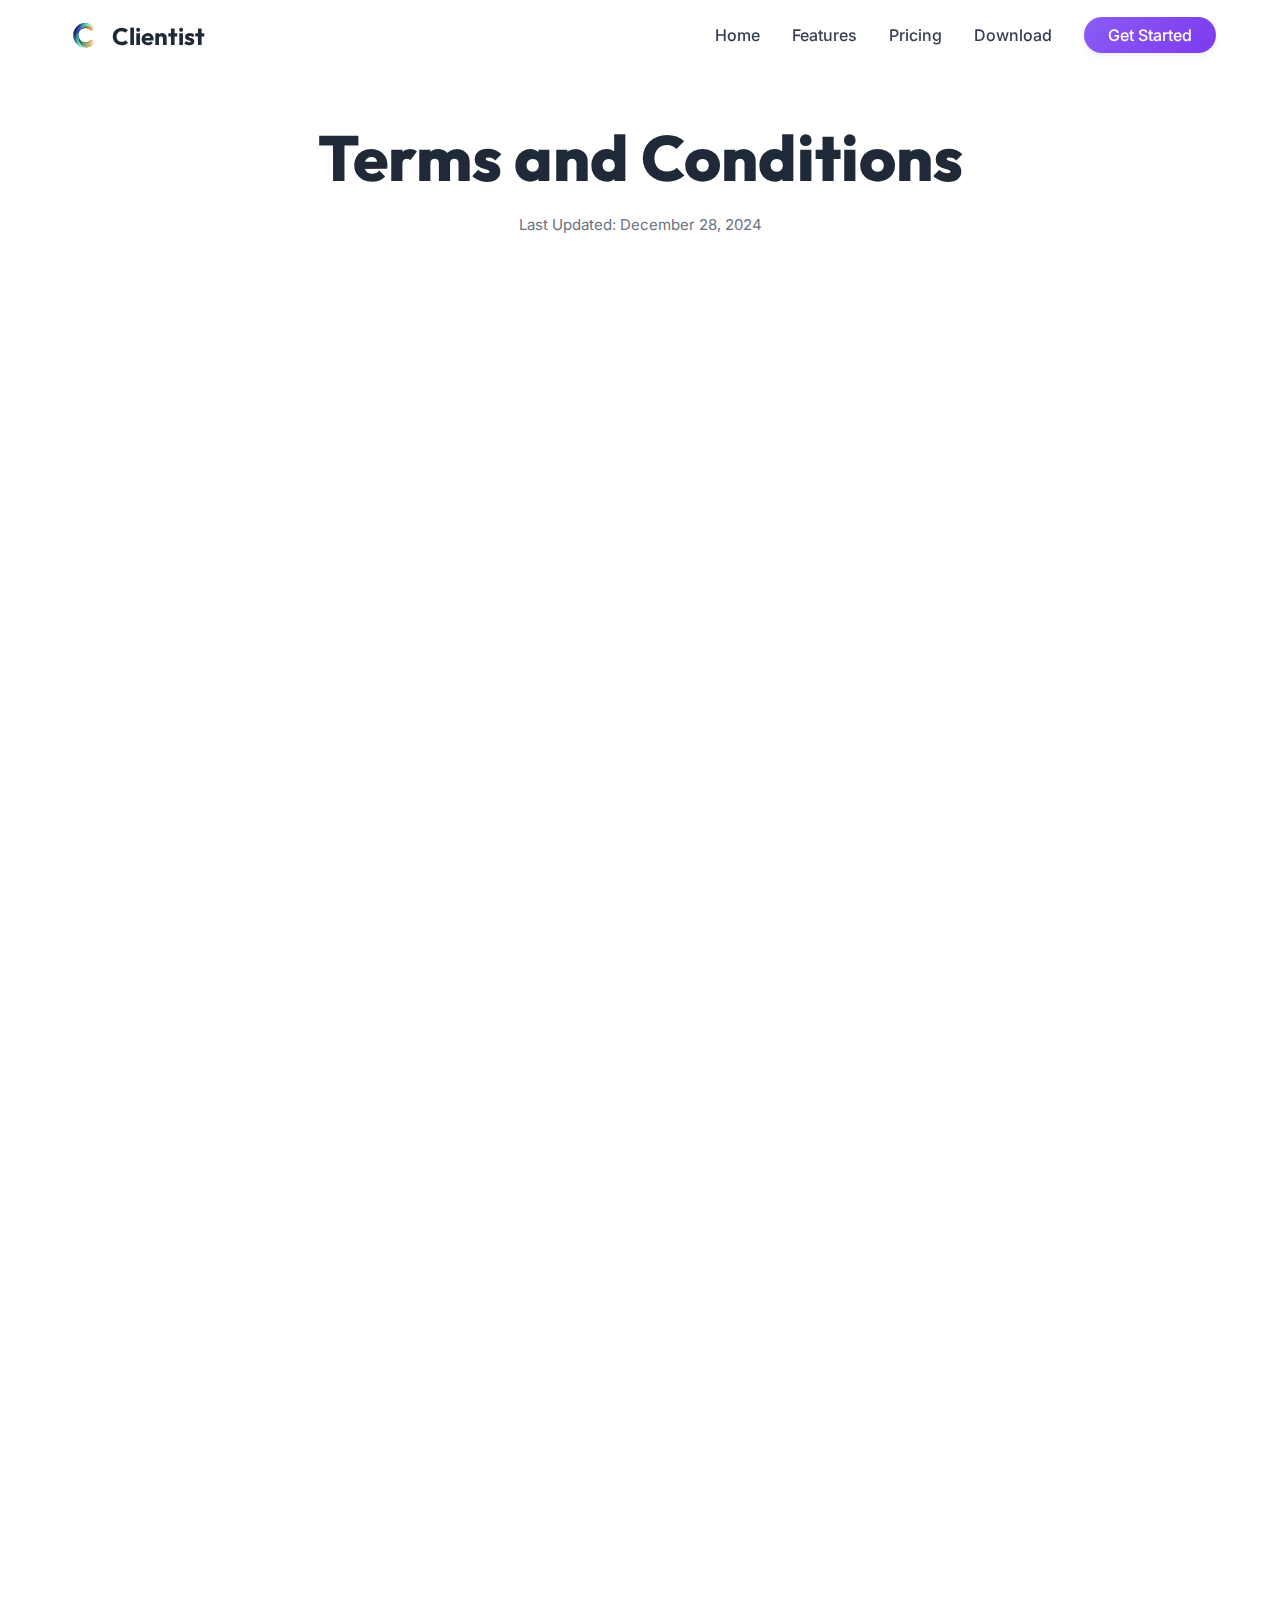
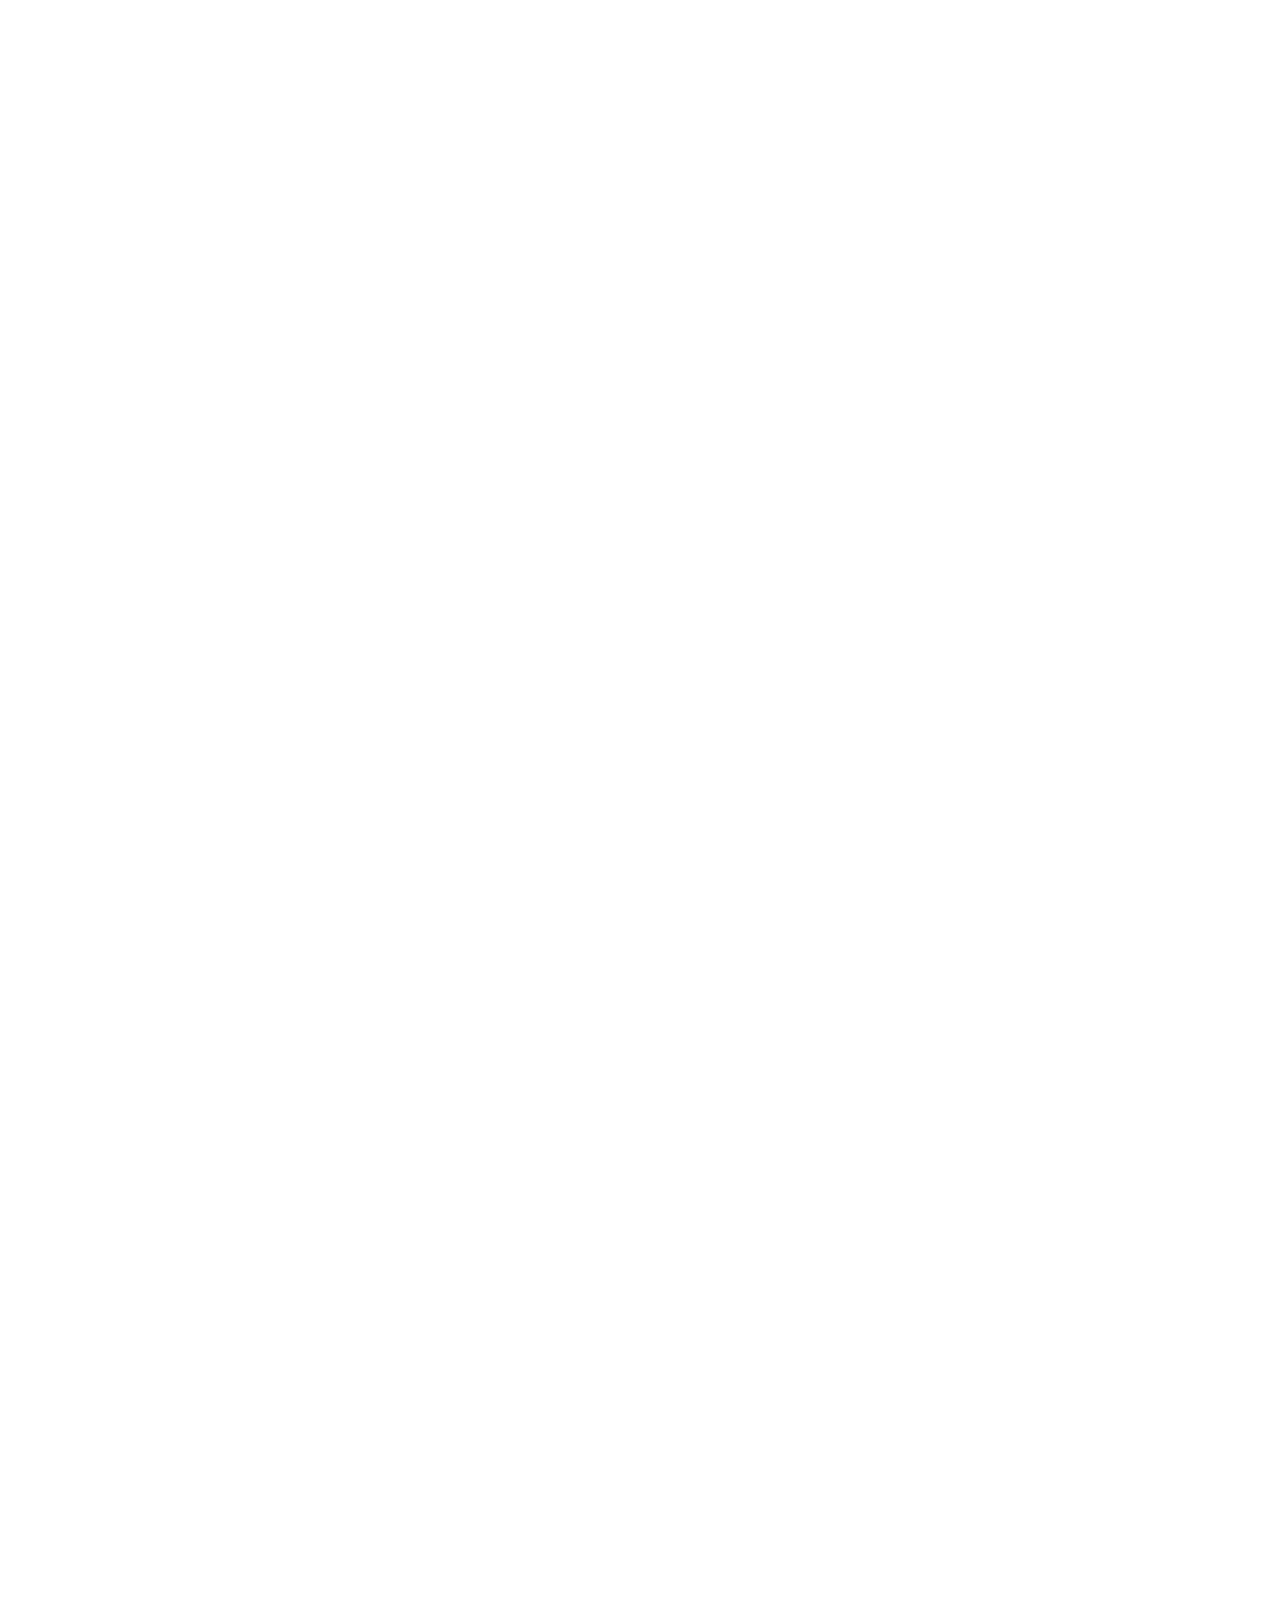
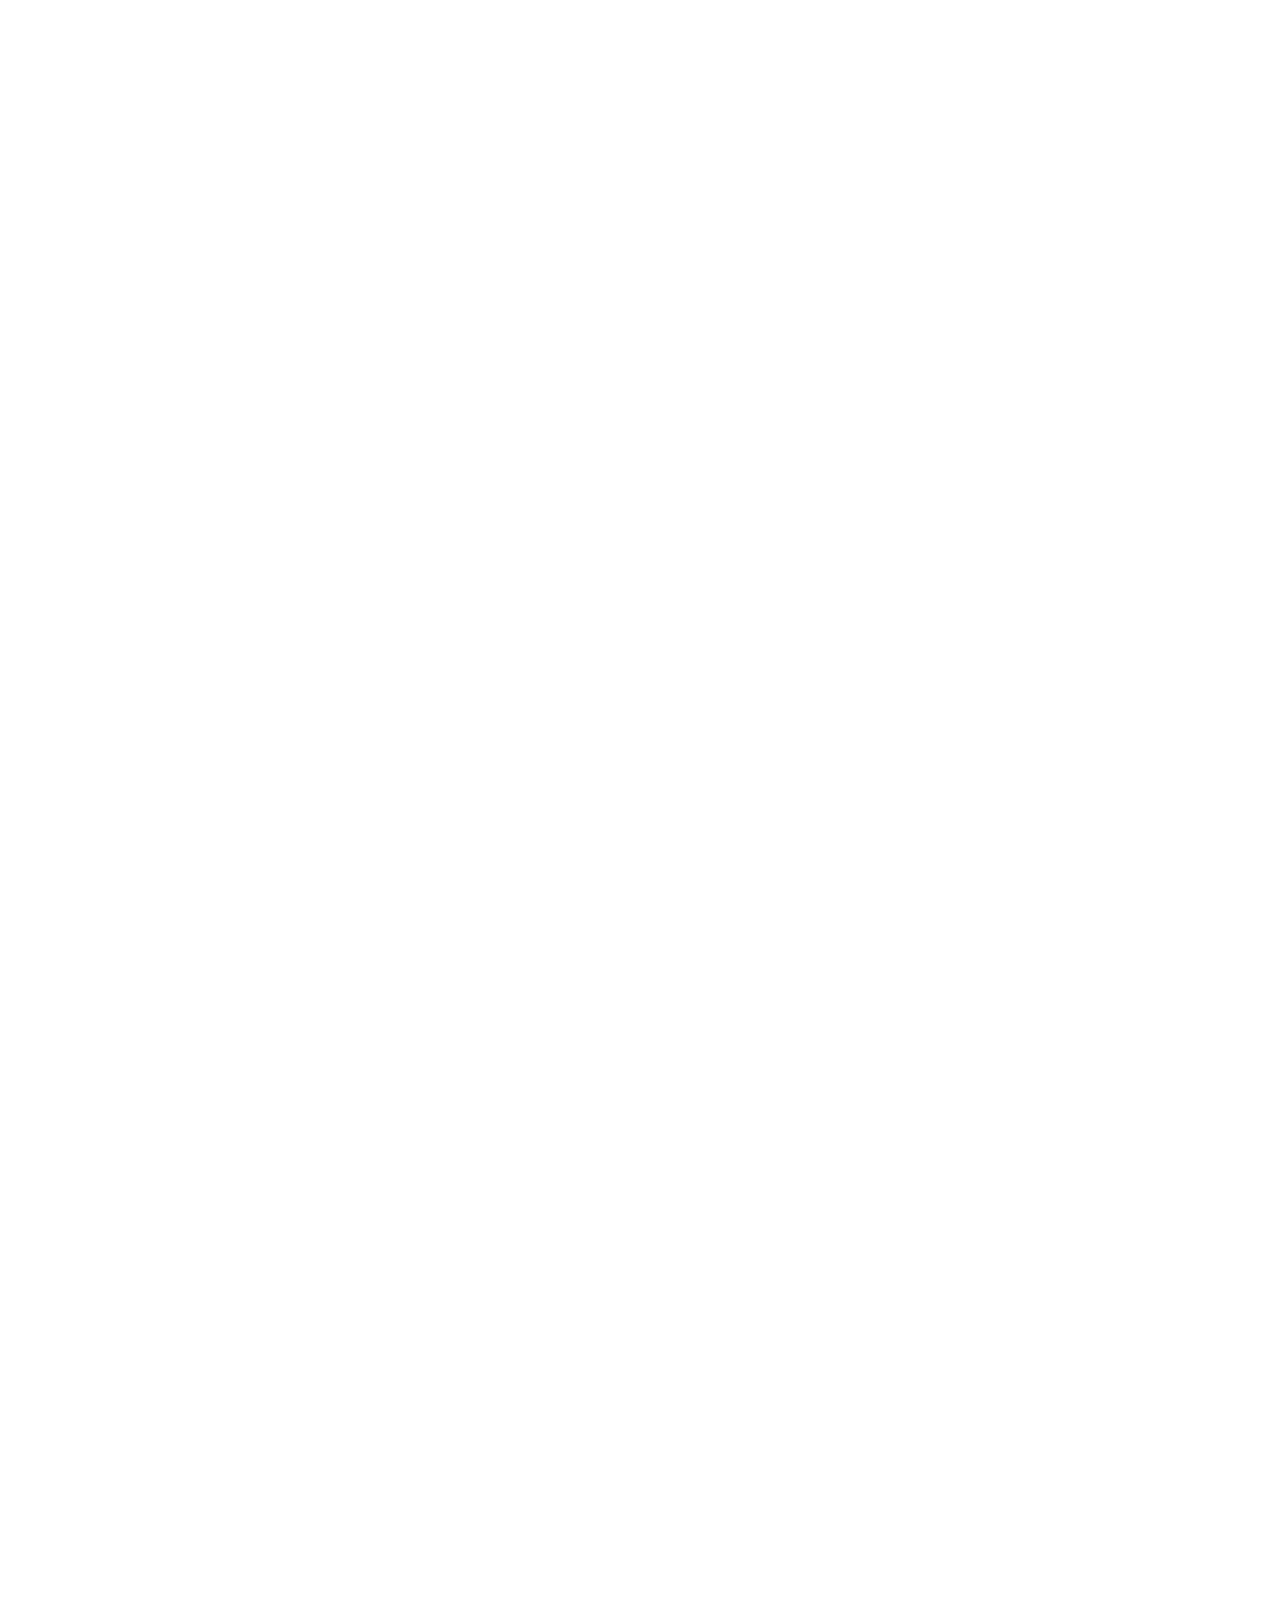
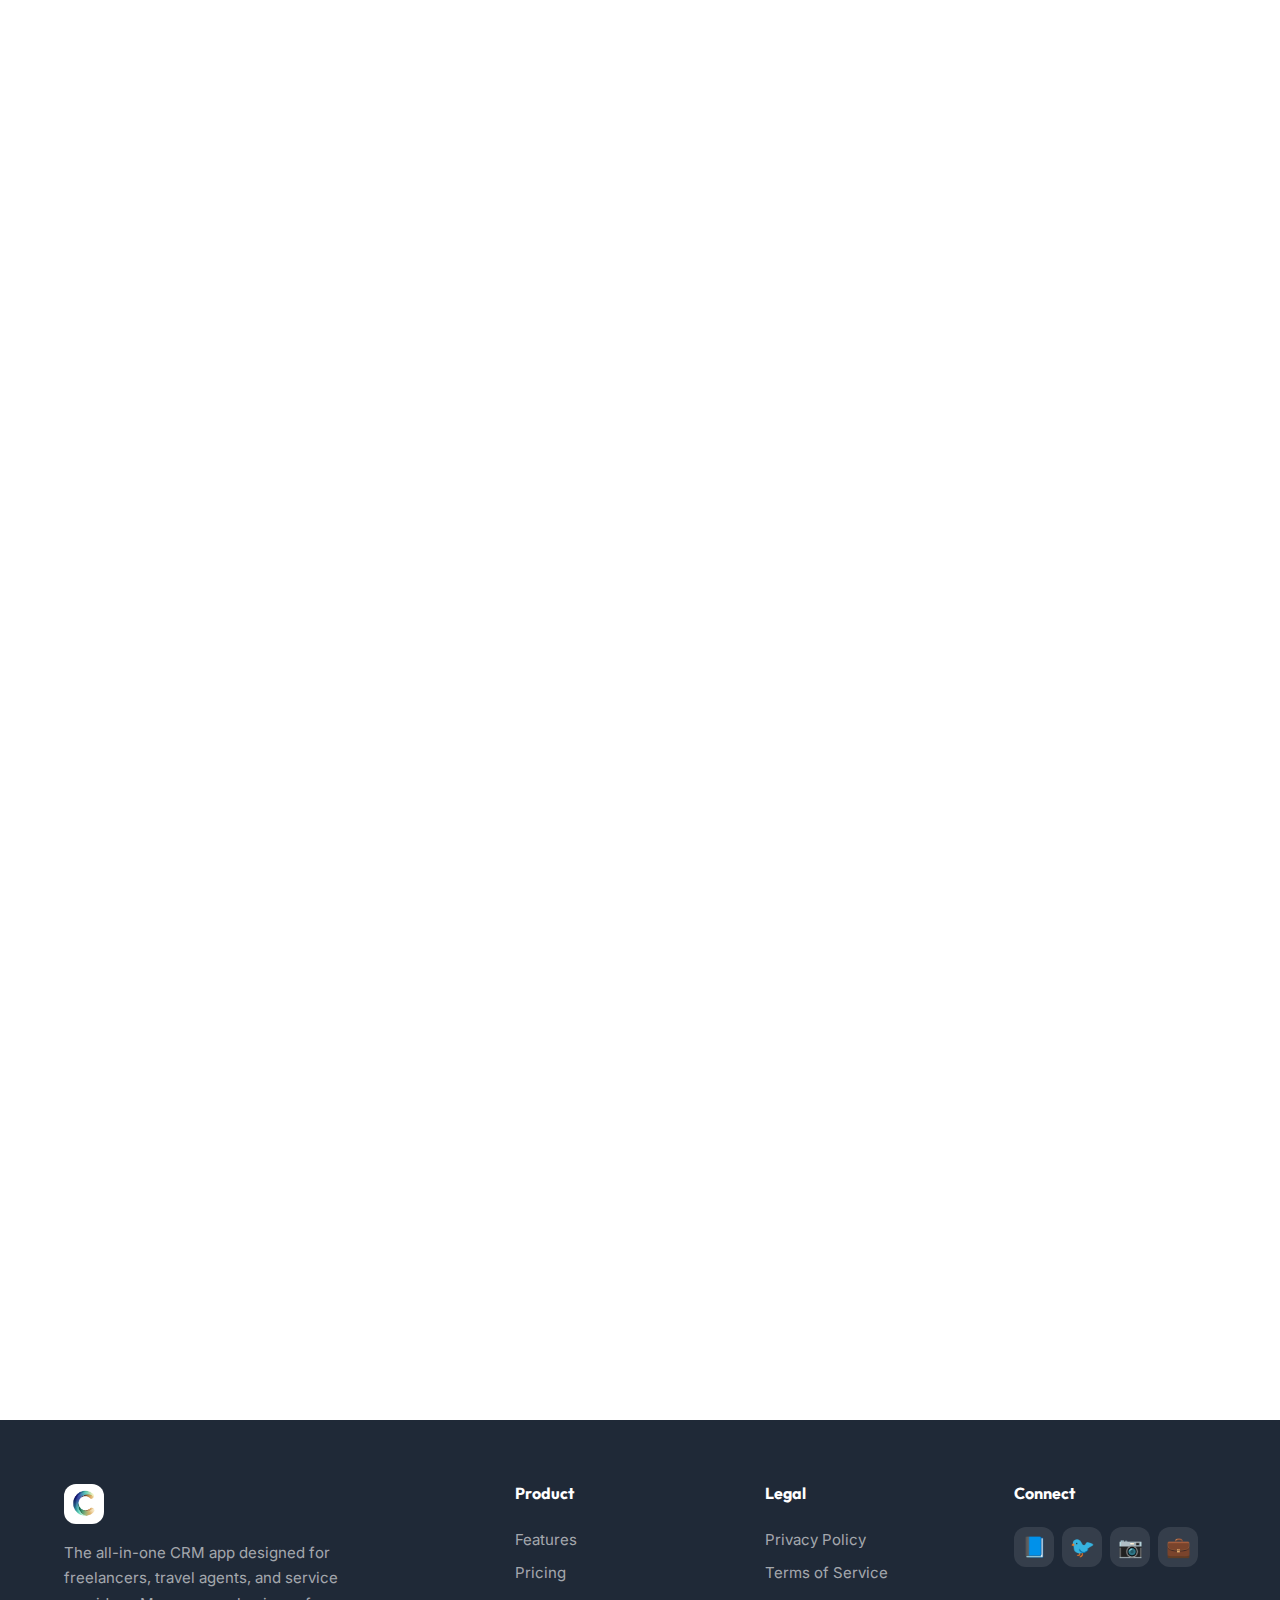
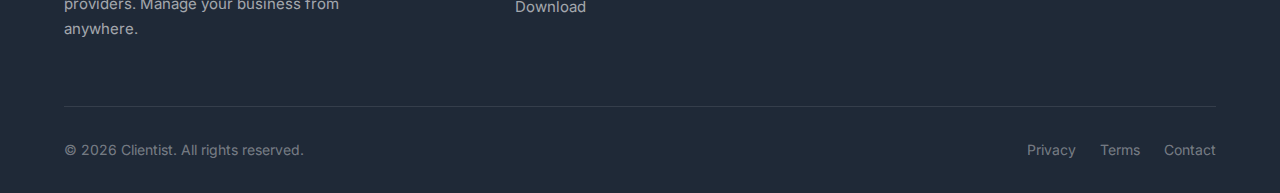
<file: terms.html>
<!DOCTYPE html>
<html lang="en">

<head>
    <meta charset="UTF-8">
    <meta name="viewport" content="width=device-width, initial-scale=1.0">
    <meta name="description"
        content="Clientist Terms and Conditions - Read our terms of service for using the Clientist mobile application.">
    <meta name="robots" content="index, follow">

    <title>Terms and Conditions - Clientist</title>

    <!-- Favicon -->
    <link rel="icon" type="image/png" href="images/png.png">
    <link rel="apple-touch-icon" href="images/icon.png">
    <link rel="apple-touch-icon" sizes="180x180" href="images/icon.png">

    <!-- Stylesheets -->
    <link rel="stylesheet" href="css/styles.css">
</head>

<body>
    <!-- Navigation -->
    <nav class="navbar scrolled" id="navbar">
        <div class="container">
            <a href="index.html" class="navbar-brand">
                <img src="images/icon.png" alt="Clientist Logo" class="logo-icon-img">
                <span>Clientist</span>
            </a>

            <ul class="navbar-nav" id="navMenu">
                <li><a href="index.html">Home</a></li>
                <li><a href="index.html#features">Features</a></li>
                <li><a href="index.html#pricing">Pricing</a></li>
                <li><a href="download.html">Download</a></li>
                <li><a href="download.html" class="navbar-cta">Get Started</a></li>
            </ul>

            <button class="menu-toggle" id="menuToggle" aria-label="Toggle menu">
                <span></span>
                <span></span>
                <span></span>
            </button>
        </div>
    </nav>

    <!-- Terms and Conditions Content -->
    <main class="legal-page">
        <div class="container">
            <header class="legal-header fade-in">
                <h1>Terms and Conditions</h1>
                <p class="last-updated">Last Updated: December 28, 2024</p>
            </header>

            <article class="legal-content fade-in">
                <p>
                    Welcome to Clientist! These Terms and Conditions ("Terms") govern your use of the Clientist
                    mobile application ("App") provided by Clientist ("we," "our," or "us"). By downloading,
                    installing, or using the App, you agree to be bound by these Terms. If you do not agree
                    to these Terms, please do not use the App.
                </p>

                <h2>1. Acceptance of Terms</h2>
                <p>
                    By accessing or using the App, you confirm that you have read, understood, and agree to
                    be bound by these Terms and our Privacy Policy. If you are using the App on behalf of a
                    business or organization, you represent that you have the authority to bind that entity
                    to these Terms.
                </p>

                <h2>2. Description of Service</h2>
                <p>
                    Clientist is a client relationship management (CRM) mobile application designed for:
                </p>
                <ul>
                    <li><strong>Freelancers:</strong> Manage projects, clients, invoices, tasks, leads, and documents
                    </li>
                    <li><strong>Travel Agents:</strong> Track trips, visa applications, payments, client documents, and
                        reminders</li>
                    <li><strong>Service Providers:</strong> Schedule jobs, manage repeat services, track payments, and
                        handle invoicing</li>
                </ul>
                <p>
                    The App helps you organize your business operations, manage client relationships, and
                    streamline your workflow through a mobile-first experience.
                </p>

                <h2>3. Account Registration</h2>

                <h3>3.1 Account Creation</h3>
                <p>To use certain features of the App, you must create an account. When creating your account, you agree
                    to:</p>
                <ul>
                    <li>Provide accurate, current, and complete information</li>
                    <li>Maintain and promptly update your account information</li>
                    <li>Maintain the security and confidentiality of your login credentials</li>
                    <li>Accept responsibility for all activities that occur under your account</li>
                </ul>

                <h3>3.2 Account Security</h3>
                <p>
                    You are responsible for safeguarding your password and for any activities or actions under
                    your account. You must notify us immediately of any unauthorized use of your account or
                    any other breach of security.
                </p>

                <h2>4. User Responsibilities</h2>
                <p>By using the App, you agree to:</p>
                <ul>
                    <li>Use the App only for lawful purposes and in accordance with these Terms</li>
                    <li>Not use the App in any way that violates any applicable laws or regulations</li>
                    <li>Not upload, post, or transmit any content that is illegal, harmful, threatening, abusive, or
                        otherwise objectionable</li>
                    <li>Not attempt to gain unauthorized access to any part of the App or its systems</li>
                    <li>Not interfere with or disrupt the integrity or performance of the App</li>
                    <li>Ensure that any client data you store complies with applicable data protection laws</li>
                </ul>

                <h2>5. Subscription Plans and Payment</h2>

                <h3>5.1 Free Tier</h3>
                <p>The Free tier includes:</p>
                <ul>
                    <li>Up to 5 clients</li>
                    <li>Local file storage on your device</li>
                    <li>Single device access</li>
                    <li>Basic invoicing features</li>
                    <li>Core task management</li>
                </ul>

                <h3>5.2 Premium Subscription</h3>
                <p>The Premium subscription ($5/month) includes:</p>
                <ul>
                    <li>Unlimited clients</li>
                    <li>Cloud file storage and backup</li>
                    <li>Multi-device synchronization</li>
                    <li>Advanced invoicing with PDF export history</li>
                    <li>Priority data sync</li>
                    <li>Premium customer support</li>
                </ul>

                <h3>5.3 Billing and Payment</h3>
                <ul>
                    <li>Subscriptions are billed monthly through Apple App Store or Google Play Store</li>
                    <li>Payment will be charged to your app store account upon confirmation of purchase</li>
                    <li>Subscriptions automatically renew unless auto-renew is turned off at least 24 hours before the
                        end of the current period</li>
                    <li>Your account will be charged for renewal within 24 hours prior to the end of the current period
                    </li>
                    <li>You can manage and cancel your subscription through your app store account settings</li>
                </ul>

                <h3>5.4 Refunds</h3>
                <p>
                    Refund requests are handled according to the policies of Apple App Store or Google Play Store.
                    We do not directly process refunds. Please contact the respective app store for refund requests.
                </p>

                <h2>6. Intellectual Property</h2>

                <h3>6.1 Our Property</h3>
                <p>
                    The App, including its design, features, functionality, text, graphics, logos, and all
                    other content, is owned by Clientist and is protected by intellectual property laws.
                    You may not copy, modify, distribute, sell, or lease any part of our App without
                    our written permission.
                </p>

                <h3>6.2 Your Content</h3>
                <p>
                    You retain ownership of any data and content you create or upload to the App ("Your Content").
                    By using the App, you grant us a limited license to store, process, and display Your Content
                    solely to provide the App services to you.
                </p>

                <h2>7. Data and Privacy</h2>
                <p>
                    Your privacy is important to us. Our collection and use of personal information is governed
                    by our <a href="privacy-policy.html">Privacy Policy</a>, which is incorporated into these Terms
                    by reference. By using the App, you consent to our data practices as described in the Privacy
                    Policy.
                </p>

                <h2>8. Disclaimers and Limitations</h2>

                <h3>8.1 "As Is" Service</h3>
                <p>
                    THE APP IS PROVIDED ON AN "AS IS" AND "AS AVAILABLE" BASIS WITHOUT WARRANTIES OF ANY KIND,
                    EITHER EXPRESS OR IMPLIED. WE DO NOT WARRANT THAT THE APP WILL BE UNINTERRUPTED, ERROR-FREE,
                    OR FREE OF VIRUSES OR OTHER HARMFUL COMPONENTS.
                </p>

                <h3>8.2 Limitation of Liability</h3>
                <p>
                    TO THE MAXIMUM EXTENT PERMITTED BY LAW, CLIENTIST SHALL NOT BE LIABLE FOR ANY INDIRECT,
                    INCIDENTAL, SPECIAL, CONSEQUENTIAL, OR PUNITIVE DAMAGES, INCLUDING BUT NOT LIMITED TO
                    LOSS OF PROFITS, DATA, OR OTHER INTANGIBLE LOSSES, RESULTING FROM:
                </p>
                <ul>
                    <li>Your use or inability to use the App</li>
                    <li>Any unauthorized access to or alteration of your data</li>
                    <li>Any third-party conduct or content on the App</li>
                    <li>Any interruption or cessation of service</li>
                </ul>

                <h3>8.3 Maximum Liability</h3>
                <p>
                    In no event shall our total liability to you exceed the amount you have paid us in the
                    twelve (12) months preceding the claim, or fifty US dollars ($50), whichever is greater.
                </p>

                <h2>9. Indemnification</h2>
                <p>
                    You agree to indemnify, defend, and hold harmless Clientist and its officers, directors,
                    employees, and agents from and against any claims, liabilities, damages, losses, and expenses,
                    including reasonable legal fees, arising out of or in any way connected with:
                </p>
                <ul>
                    <li>Your access to or use of the App</li>
                    <li>Your violation of these Terms</li>
                    <li>Your violation of any third-party rights</li>
                    <li>Your Content or data you store in the App</li>
                </ul>

                <h2>10. Termination</h2>

                <h3>10.1 By You</h3>
                <p>
                    You may terminate your account at any time by deleting your account through the App settings.
                    Upon termination, your right to use the App will immediately cease.
                </p>

                <h3>10.2 By Us</h3>
                <p>
                    We may suspend or terminate your account and access to the App at our sole discretion,
                    without notice, for conduct that we believe violates these Terms or is harmful to other
                    users, us, or third parties, or for any other reason.
                </p>

                <h3>10.3 Effect of Termination</h3>
                <p>
                    Upon termination, all licenses granted to you under these Terms will immediately terminate.
                    Sections that by their nature should survive termination shall survive, including but not
                    limited to intellectual property provisions, disclaimers, and limitations of liability.
                </p>

                <h2>11. Changes to Terms</h2>
                <p>
                    We reserve the right to modify these Terms at any time. We will provide notice of significant
                    changes by updating the "Last Updated" date and, where appropriate, providing additional notice
                    within the App. Your continued use of the App after such changes constitutes your acceptance
                    of the new Terms.
                </p>

                <h2>12. Governing Law</h2>
                <p>
                    These Terms shall be governed by and construed in accordance with the laws of the jurisdiction
                    in which Clientist operates, without regard to its conflict of law provisions. Any disputes
                    arising from these Terms shall be resolved in the courts of that jurisdiction.
                </p>

                <h2>13. Severability</h2>
                <p>
                    If any provision of these Terms is found to be unenforceable or invalid, that provision
                    shall be limited or eliminated to the minimum extent necessary so that these Terms shall
                    otherwise remain in full force and effect.
                </p>

                <h2>14. Entire Agreement</h2>
                <p>
                    These Terms, together with the Privacy Policy, constitute the entire agreement between
                    you and Clientist regarding the use of the App and supersede all prior agreements and
                    understandings.
                </p>

                <h2>15. Waiver</h2>
                <p>
                    The failure of Clientist to enforce any right or provision of these Terms will not be
                    deemed a waiver of such right or provision.
                </p>

                <div class="contact-box">
                    <h3>Contact Us</h3>
                    <p>If you have any questions about these Terms and Conditions, please contact us:</p>
                    <p><strong>Email:</strong> <a href="mailto:legal@clientist.app">legal@clientist.app</a></p>
                    <p><strong>Support:</strong> <a href="mailto:support@clientist.app">support@clientist.app</a></p>
                </div>
            </article>
        </div>
    </main>

    <!-- Footer -->
    <footer class="footer">
        <div class="container">
            <div class="footer-content">
                <div class="footer-brand">
                    <a href="index.html" class="navbar-brand">
                        <img src="images/icon.png" alt="Clientist Logo" class="logo-icon-img">
                        <span>Clientist</span>
                    </a>
                    <p>The all-in-one CRM app designed for freelancers, travel agents, and service providers. Manage
                        your business from anywhere.</p>
                </div>

                <div class="footer-column">
                    <h4>Product</h4>
                    <ul class="footer-links">
                        <li><a href="index.html#features">Features</a></li>
                        <li><a href="index.html#pricing">Pricing</a></li>
                        <li><a href="download.html">Download</a></li>
                    </ul>
                </div>

                <div class="footer-column">
                    <h4>Legal</h4>
                    <ul class="footer-links">
                        <li><a href="privacy-policy.html">Privacy Policy</a></li>
                        <li><a href="terms.html">Terms of Service</a></li>
                    </ul>
                </div>

                <div class="footer-column">
                    <h4>Connect</h4>
                    <div class="social-links">
                        <a href="#" class="social-link" aria-label="Facebook">📘</a>
                        <a href="#" class="social-link" aria-label="Twitter">🐦</a>
                        <a href="#" class="social-link" aria-label="Instagram">📷</a>
                        <a href="#" class="social-link" aria-label="LinkedIn">💼</a>
                    </div>
                </div>
            </div>

            <div class="footer-bottom">
                <p>&copy; 2024 Clientist. All rights reserved.</p>
                <div class="footer-bottom-links">
                    <a href="privacy-policy.html">Privacy</a>
                    <a href="terms.html">Terms</a>
                    <a href="mailto:support@clientist.app">Contact</a>
                </div>
            </div>
        </div>
    </footer>

    <!-- Scripts -->
    <script src="js/main.js"></script>
</body>

</html>
</file>
<file: css/styles.css>
/* ============================================
   CLIENTIST INFO WEBSITE - DESIGN SYSTEM
   Premium, Modern, Glassmorphism Aesthetic
   ============================================ */

/* Import Google Fonts */
@import url('https://fonts.googleapis.com/css2?family=Inter:wght@300;400;500;600;700&family=Outfit:wght@400;500;600;700;800&display=swap');

/* ============================================
   CSS CUSTOM PROPERTIES (VARIABLES)
   ============================================ */
:root {
  /* Primary Colors */
  --primary-purple: #8B5CF6;
  --primary-purple-dark: #7C3AED;
  --primary-purple-light: #A78BFA;
  --primary-gradient: linear-gradient(135deg, #8B5CF6 0%, #7C3AED 100%);

  /* Accent Colors */
  --accent-amber: #F59E0B;
  --accent-amber-dark: #D97706;
  --accent-amber-light: #FCD34D;
  --accent-gradient: linear-gradient(135deg, #F59E0B 0%, #D97706 100%);

  /* Neutral Colors */
  --dark: #1F2937;
  --dark-light: #374151;
  --gray: #6B7280;
  --gray-light: #9CA3AF;
  --light: #F3F4F6;
  --light-darker: #E5E7EB;
  --white: #FFFFFF;

  /* Status Colors */
  --success: #10B981;
  --warning: #F59E0B;
  --error: #EF4444;
  --info: #3B82F6;

  /* Typography */
  --font-heading: 'Outfit', sans-serif;
  --font-body: 'Inter', sans-serif;

  /* Spacing */
  --space-xs: 0.25rem;
  --space-sm: 0.5rem;
  --space-md: 1rem;
  --space-lg: 1.5rem;
  --space-xl: 2rem;
  --space-2xl: 3rem;
  --space-3xl: 4rem;
  --space-4xl: 6rem;

  /* Border Radius */
  --radius-sm: 0.375rem;
  --radius-md: 0.5rem;
  --radius-lg: 0.75rem;
  --radius-xl: 1rem;
  --radius-2xl: 1.5rem;
  --radius-full: 9999px;

  /* Shadows */
  --shadow-sm: 0 1px 2px 0 rgba(139, 92, 246, 0.05);
  --shadow-md: 0 4px 6px -1px rgba(139, 92, 246, 0.1), 0 2px 4px -1px rgba(139, 92, 246, 0.06);
  --shadow-lg: 0 10px 15px -3px rgba(139, 92, 246, 0.1), 0 4px 6px -2px rgba(139, 92, 246, 0.05);
  --shadow-xl: 0 20px 25px -5px rgba(139, 92, 246, 0.1), 0 10px 10px -5px rgba(139, 92, 246, 0.04);
  --shadow-2xl: 0 25px 50px -12px rgba(139, 92, 246, 0.25);
  --shadow-glow: 0 0 40px rgba(139, 92, 246, 0.3);

  /* Transitions */
  --transition-fast: 150ms ease;
  --transition-base: 300ms ease;
  --transition-slow: 500ms ease;

  /* Container */
  --container-max: 1200px;
  --container-padding: 1.5rem;
}

/* ============================================
   CSS RESET & BASE STYLES
   ============================================ */
*,
*::before,
*::after {
  box-sizing: border-box;
  margin: 0;
  padding: 0;
}

html {
  scroll-behavior: smooth;
  font-size: 16px;
}

body {
  font-family: var(--font-body);
  font-size: 1rem;
  line-height: 1.6;
  color: var(--dark);
  background-color: var(--white);
  overflow-x: hidden;
  -webkit-font-smoothing: antialiased;
  -moz-osx-font-smoothing: grayscale;
}

img {
  max-width: 100%;
  height: auto;
  display: block;
}

a {
  text-decoration: none;
  color: inherit;
  transition: color var(--transition-fast);
}

ul,
ol {
  list-style: none;
}

button {
  font-family: inherit;
  cursor: pointer;
  border: none;
  background: none;
}

/* ============================================
   TYPOGRAPHY
   ============================================ */
h1,
h2,
h3,
h4,
h5,
h6 {
  font-family: var(--font-heading);
  font-weight: 700;
  line-height: 1.2;
  color: var(--dark);
}

h1 {
  font-size: clamp(2.5rem, 5vw, 4rem);
  font-weight: 800;
}

h2 {
  font-size: clamp(2rem, 4vw, 3rem);
}

h3 {
  font-size: clamp(1.5rem, 3vw, 2rem);
}

h4 {
  font-size: clamp(1.25rem, 2vw, 1.5rem);
}

p {
  color: var(--gray);
  margin-bottom: var(--space-md);
}

.text-gradient {
  background: var(--primary-gradient);
  -webkit-background-clip: text;
  -webkit-text-fill-color: transparent;
  background-clip: text;
}

.text-amber {
  color: var(--accent-amber);
}

/* ============================================
   LAYOUT & CONTAINER
   ============================================ */
.container {
  width: 100%;
  max-width: var(--container-max);
  margin: 0 auto;
  padding: 0 var(--container-padding);
}

.section {
  padding: var(--space-4xl) 0;
}

.section-header {
  text-align: center;
  margin-bottom: var(--space-3xl);
}

.section-header h2 {
  margin-bottom: var(--space-md);
}

.section-header p {
  max-width: 600px;
  margin: 0 auto;
  font-size: 1.125rem;
}

/* ============================================
   NAVIGATION
   ============================================ */
.navbar {
  position: fixed;
  top: 0;
  left: 0;
  right: 0;
  z-index: 1000;
  padding: var(--space-md) 0;
  transition: all var(--transition-base);
}

.navbar.scrolled {
  background: rgba(255, 255, 255, 0.95);
  backdrop-filter: blur(20px);
  box-shadow: var(--shadow-md);
}

.navbar .container {
  display: flex;
  align-items: center;
  justify-content: space-between;
}

.navbar-brand {
  display: flex;
  align-items: center;
  gap: var(--space-sm);
  font-family: var(--font-heading);
  font-size: 1.5rem;
  font-weight: 700;
  color: var(--dark);
}

.navbar-brand .logo-icon {
  width: 40px;
  height: 40px;
  background: var(--primary-gradient);
  border-radius: var(--radius-lg);
  display: flex;
  align-items: center;
  justify-content: center;
  color: var(--white);
  font-weight: 800;
  font-size: 1.25rem;
}

/* Logo image styling */
.navbar-brand .logo-icon-img {
  width: 40px;
  height: 40px;
  border-radius: var(--radius-lg);
  object-fit: cover;
}

/* Phone screen logo */
.hero-phone-screen .phone-logo {
  width: 100px;
  height: 100px;
  border-radius: var(--radius-xl);
  margin-bottom: var(--space-md);
  object-fit: cover;
  box-shadow: 0 4px 15px rgba(0, 0, 0, 0.2);
}

.navbar-nav {
  display: flex;
  align-items: center;
  gap: var(--space-xl);
}

.navbar-nav a {
  font-weight: 500;
  color: var(--dark-light);
  position: relative;
}

.navbar-nav a::after {
  content: '';
  position: absolute;
  bottom: -4px;
  left: 0;
  width: 0;
  height: 2px;
  background: var(--primary-gradient);
  transition: width var(--transition-base);
}

.navbar-nav a:hover::after,
.navbar-nav a.active::after {
  width: 100%;
}

.navbar-nav a:hover {
  color: var(--primary-purple);
}

.navbar-cta {
  padding: var(--space-sm) var(--space-lg);
  background: var(--primary-gradient);
  color: var(--white) !important;
  border-radius: var(--radius-full);
  font-weight: 600;
  box-shadow: var(--shadow-md);
  transition: transform var(--transition-fast), box-shadow var(--transition-fast);
}

.navbar-cta:hover {
  transform: translateY(-2px);
  box-shadow: var(--shadow-lg);
}

.navbar-cta::after {
  display: none !important;
}

/* Mobile Menu Toggle */
.menu-toggle {
  display: none;
  flex-direction: column;
  gap: 5px;
  padding: var(--space-sm);
}

.menu-toggle span {
  width: 25px;
  height: 3px;
  background: var(--dark);
  border-radius: var(--radius-full);
  transition: all var(--transition-base);
}

/* ============================================
   BUTTONS
   ============================================ */
.btn {
  display: inline-flex;
  align-items: center;
  justify-content: center;
  gap: var(--space-sm);
  padding: var(--space-md) var(--space-xl);
  font-family: var(--font-body);
  font-size: 1rem;
  font-weight: 600;
  border-radius: var(--radius-xl);
  transition: all var(--transition-base);
  cursor: pointer;
}

.btn-primary {
  background: var(--primary-gradient);
  color: var(--white);
  box-shadow: var(--shadow-lg);
}

.btn-primary:hover {
  transform: translateY(-3px);
  box-shadow: var(--shadow-xl);
}

.btn-secondary {
  background: var(--white);
  color: var(--primary-purple);
  border: 2px solid var(--primary-purple-light);
}

.btn-secondary:hover {
  background: var(--primary-purple);
  color: var(--white);
  border-color: var(--primary-purple);
}

.btn-amber {
  background: var(--accent-gradient);
  color: var(--white);
  box-shadow: 0 10px 20px rgba(245, 158, 11, 0.3);
}

.btn-amber:hover {
  transform: translateY(-3px);
  box-shadow: 0 15px 30px rgba(245, 158, 11, 0.4);
}

.btn-lg {
  padding: var(--space-lg) var(--space-2xl);
  font-size: 1.125rem;
}

/* ============================================
   HERO SECTION
   ============================================ */
.hero {
  min-height: 100vh;
  display: flex;
  align-items: center;
  padding-top: 80px;
  position: relative;
  overflow: hidden;
  padding-bottom: 12px;
}

.hero::before {
  content: '';
  position: absolute;
  top: -50%;
  right: -20%;
  width: 80%;
  height: 150%;
  background: radial-gradient(circle, rgba(139, 92, 246, 0.15) 0%, transparent 70%);
  z-index: -1;
}

.hero::after {
  content: '';
  position: absolute;
  bottom: -30%;
  left: -10%;
  width: 50%;
  height: 100%;
  background: radial-gradient(circle, rgba(245, 158, 11, 0.1) 0%, transparent 70%);
  z-index: -1;
}

.hero .container {
  display: grid;
  grid-template-columns: 1fr 1fr;
  gap: var(--space-3xl);
  align-items: center;
  margin-bottom: 12px;
}

.hero-content {
  max-width: 600px;
}

.hero-badge {
  display: inline-flex;
  align-items: center;
  gap: var(--space-sm);
  padding: var(--space-sm) var(--space-md);
  background: rgba(139, 92, 246, 0.1);
  border-radius: var(--radius-full);
  margin-bottom: var(--space-lg);
  font-size: 0.875rem;
  font-weight: 500;
  color: var(--primary-purple);
}

.hero-badge::before {
  content: '✨';
}

.hero h1 {
  margin-bottom: var(--space-lg);
}

.hero-description {
  font-size: 1.25rem;
  color: var(--gray);
  margin-bottom: var(--space-xl);
}

.hero-buttons {
  display: flex;
  gap: var(--space-md);
  flex-wrap: wrap;
}

.hero-stats {
  display: flex;
  gap: var(--space-2xl);
  margin-top: var(--space-3xl);
  padding-top: var(--space-xl);
  border-top: 1px solid var(--light-darker);
}

.hero-stat h3 {
  font-size: 2rem;
  color: var(--primary-purple);
  margin-bottom: var(--space-xs);
}

.hero-stat p {
  font-size: 0.875rem;
  color: var(--gray);
  margin: 0;
}

/* Hero Visual */
.hero-visual {
  position: relative;
  display: flex;
  justify-content: center;
  align-items: center;
}

.hero-phone-mockup {
  width: 300px;
  height: 600px;
  background: var(--dark);
  border-radius: 40px;
  padding: 10px;
  box-shadow: var(--shadow-2xl);
  position: relative;
  overflow: hidden;
  /* Perfectly straight - no rotation */
}

.hero-phone-mockup::before {
  content: '';
  position: absolute;
  top: 0;
  left: 50%;
  transform: translateX(-50%);
  width: 40%;
  height: 25px;
  background: var(--dark);
  border-radius: 0 0 15px 15px;
  z-index: 10;
}

.hero-phone-screen {
  width: 100%;
  height: 100%;
  background: var(--primary-gradient);
  border-radius: 30px;
  display: flex;
  flex-direction: column;
  align-items: center;
  justify-content: center;
  color: var(--white);
  text-align: center;
  padding: var(--space-xl);
}

.hero-phone-screen .logo {
  width: 80px;
  height: 80px;
  background: rgba(255, 255, 255, 0.2);
  border-radius: var(--radius-xl);
  display: flex;
  align-items: center;
  justify-content: center;
  font-size: 2.5rem;
  font-weight: 800;
  margin-bottom: var(--space-md);
}

.hero-phone-screen h4 {
  color: var(--white);
  font-size: 1.5rem;
  margin-bottom: var(--space-sm);
}

.hero-phone-screen p {
  color: rgba(255, 255, 255, 0.8);
  font-size: 0.875rem;
  margin: 0;
}

/* Floating elements */
.floating-card {
  position: absolute;
  background: var(--white);
  padding: var(--space-md) var(--space-lg);
  border-radius: var(--radius-xl);
  box-shadow: var(--shadow-xl);
  display: flex;
  align-items: center;
  gap: var(--space-sm);
  animation: float 3s ease-in-out infinite;
}

.floating-card.card-1 {
  top: 10%;
  left: -20%;
  animation-delay: 0s;
}

.floating-card.card-2 {
  bottom: 20%;
  right: -15%;
  animation-delay: 1s;
}

.floating-card.card-3 {
  bottom: 40%;
  left: -25%;
  animation-delay: 2s;
}

.floating-card-icon {
  width: 40px;
  height: 40px;
  border-radius: var(--radius-lg);
  display: flex;
  align-items: center;
  justify-content: center;
  font-size: 1.25rem;
}

.floating-card-icon.purple {
  background: rgba(139, 92, 246, 0.1);
  color: var(--primary-purple);
}

.floating-card-icon.amber {
  background: rgba(245, 158, 11, 0.1);
  color: var(--accent-amber);
}

.floating-card-icon.green {
  background: rgba(16, 185, 129, 0.1);
  color: var(--success);
}

.floating-card-text h5 {
  font-size: 0.875rem;
  font-weight: 600;
  margin-bottom: 2px;
}

.floating-card-text p {
  font-size: 0.75rem;
  color: var(--gray);
  margin: 0;
}

@keyframes float {

  0%,
  100% {
    transform: translateY(0);
  }

  50% {
    transform: translateY(-10px);
  }
}

/* ============================================
   FEATURES SECTION
   ============================================ */
.features {
  background: var(--light);
}

.features-grid {
  display: grid;
  grid-template-columns: repeat(3, 1fr);
  gap: var(--space-xl);
}

.feature-card {
  background: var(--white);
  padding: var(--space-2xl);
  border-radius: var(--radius-2xl);
  box-shadow: var(--shadow-md);
  transition: all var(--transition-base);
  position: relative;
  overflow: hidden;
}

.feature-card::before {
  content: '';
  position: absolute;
  top: 0;
  left: 0;
  right: 0;
  height: 4px;
  background: var(--primary-gradient);
  transform: scaleX(0);
  transition: transform var(--transition-base);
}

.feature-card:hover {
  transform: translateY(-8px);
  box-shadow: var(--shadow-xl);
}

.feature-card:hover::before {
  transform: scaleX(1);
}

.feature-icon {
  width: 60px;
  height: 60px;
  border-radius: var(--radius-xl);
  display: flex;
  align-items: center;
  justify-content: center;
  font-size: 1.75rem;
  margin-bottom: var(--space-lg);
}

.feature-icon.freelancer {
  background: rgba(139, 92, 246, 0.1);
  color: var(--primary-purple);
}

.feature-icon.travel {
  background: rgba(59, 130, 246, 0.1);
  color: var(--info);
}

.feature-icon.service {
  background: rgba(16, 185, 129, 0.1);
  color: var(--success);
}

.feature-card h3 {
  margin-bottom: var(--space-md);
  font-size: 1.5rem;
}

.feature-card>p {
  margin-bottom: var(--space-lg);
  line-height: 1.7;
}

.feature-list {
  display: flex;
  flex-direction: column;
  gap: var(--space-sm);
}

.feature-list li {
  display: flex;
  align-items: center;
  gap: var(--space-sm);
  font-size: 0.9375rem;
  color: var(--dark-light);
}

.feature-list li::before {
  content: '✓';
  width: 20px;
  height: 20px;
  background: rgba(16, 185, 129, 0.1);
  color: var(--success);
  border-radius: var(--radius-full);
  display: flex;
  align-items: center;
  justify-content: center;
  font-size: 0.75rem;
  font-weight: 700;
  flex-shrink: 0;
}

/* Coming Soon Banner */
.coming-soon-banner {
  margin-top: var(--space-2xl);
  background: linear-gradient(135deg, rgba(139, 92, 246, 0.1) 0%, rgba(245, 158, 11, 0.1) 100%);
  border: 2px dashed var(--primary-purple-light);
  border-radius: var(--radius-2xl);
  padding: var(--space-xl) var(--space-2xl);
}

.coming-soon-content {
  display: flex;
  align-items: center;
  gap: var(--space-lg);
  justify-content: center;
}

.coming-soon-icon {
  font-size: 2.5rem;
  animation: pulse 2s ease-in-out infinite;
}

@keyframes pulse {

  0%,
  100% {
    transform: scale(1);
  }

  50% {
    transform: scale(1.1);
  }
}

.coming-soon-text {
  text-align: left;
}

.coming-soon-text h4 {
  font-size: 1.25rem;
  color: var(--primary-purple);
  margin-bottom: var(--space-xs);
}

.coming-soon-text p {
  font-size: 0.9375rem;
  color: var(--gray);
  margin: 0;
  max-width: 500px;
}

@media (max-width: 768px) {
  .coming-soon-content {
    flex-direction: column;
    text-align: center;
  }

  .coming-soon-text {
    text-align: center;
  }
}

/* ============================================
   PRICING SECTION
   ============================================ */
.pricing-grid {
  display: grid;
  grid-template-columns: repeat(2, 1fr);
  gap: var(--space-xl);
  max-width: 900px;
  margin: 0 auto;
}

.pricing-card {
  background: var(--white);
  padding: var(--space-2xl);
  border-radius: var(--radius-2xl);
  box-shadow: var(--shadow-lg);
  position: relative;
  transition: all var(--transition-base);
}

.pricing-card:hover {
  transform: translateY(-5px);
  box-shadow: var(--shadow-xl);
}

.pricing-card.featured {
  background: var(--dark);
  color: var(--white);
  transform: scale(1.05);
}

.pricing-card.featured:hover {
  transform: scale(1.05) translateY(-5px);
}

.pricing-badge {
  position: absolute;
  top: -12px;
  left: 50%;
  transform: translateX(-50%);
  background: var(--accent-gradient);
  color: var(--white);
  padding: var(--space-xs) var(--space-md);
  border-radius: var(--radius-full);
  font-size: 0.75rem;
  font-weight: 700;
  text-transform: uppercase;
  letter-spacing: 0.5px;
}

.pricing-header {
  text-align: center;
  margin-bottom: var(--space-xl);
  padding-bottom: var(--space-xl);
  border-bottom: 1px solid var(--light-darker);
}

.pricing-card.featured .pricing-header {
  border-color: rgba(255, 255, 255, 0.1);
}

.pricing-header h3 {
  font-size: 1.5rem;
  margin-bottom: var(--space-md);
}

.pricing-card.featured .pricing-header h3 {
  color: var(--white);
}

.pricing-price {
  display: flex;
  align-items: baseline;
  justify-content: center;
  gap: var(--space-xs);
}

.pricing-price .currency {
  font-size: 1.5rem;
  font-weight: 600;
  color: var(--primary-purple);
}

.pricing-card.featured .pricing-price .currency {
  color: var(--accent-amber);
}

.pricing-price .amount {
  font-family: var(--font-heading);
  font-size: 3.5rem;
  font-weight: 800;
  color: var(--dark);
  line-height: 1;
}

.pricing-card.featured .pricing-price .amount {
  color: var(--white);
}

.pricing-price .period {
  font-size: 1rem;
  color: var(--gray);
}

.pricing-card.featured .pricing-price .period {
  color: rgba(255, 255, 255, 0.6);
}

.pricing-features {
  display: flex;
  flex-direction: column;
  gap: var(--space-md);
  margin-bottom: var(--space-xl);
}

.pricing-features li {
  display: flex;
  align-items: center;
  gap: var(--space-sm);
  font-size: 0.9375rem;
}

.pricing-features li::before {
  content: '✓';
  width: 20px;
  height: 20px;
  background: rgba(16, 185, 129, 0.1);
  color: var(--success);
  border-radius: var(--radius-full);
  display: flex;
  align-items: center;
  justify-content: center;
  font-size: 0.75rem;
  font-weight: 700;
  flex-shrink: 0;
}

.pricing-card.featured .pricing-features li::before {
  background: rgba(16, 185, 129, 0.2);
}

.pricing-features li.disabled {
  color: var(--gray-light);
}

.pricing-features li.disabled::before {
  content: '✕';
  background: rgba(239, 68, 68, 0.1);
  color: var(--error);
}

.pricing-card .btn {
  width: 100%;
}

/* ============================================
   DOWNLOAD / QR CODE SECTION
   ============================================ */
.download-section {
  background: var(--primary-gradient);
  color: var(--white);
  position: relative;
  overflow: hidden;
}

.download-section::before {
  content: '';
  position: absolute;
  top: 0;
  left: 0;
  right: 0;
  bottom: 0;
  background: url("data:image/svg+xml,%3Csvg width='60' height='60' viewBox='0 0 60 60' xmlns='http://www.w3.org/2000/svg'%3E%3Cg fill='none' fill-rule='evenodd'%3E%3Cg fill='%23ffffff' fill-opacity='0.05'%3E%3Cpath d='M36 34v-4h-2v4h-4v2h4v4h2v-4h4v-2h-4zm0-30V0h-2v4h-4v2h4v4h2V6h4V4h-4zM6 34v-4H4v4H0v2h4v4h2v-4h4v-2H6zM6 4V0H4v4H0v2h4v4h2V6h4V4H6z'/%3E%3C/g%3E%3C/g%3E%3C/svg%3E");
  opacity: 0.5;
}

.download-section .container {
  position: relative;
  z-index: 1;
}

.download-content {
  display: grid;
  grid-template-columns: 1fr 1fr;
  gap: var(--space-3xl);
  align-items: center;
}

.download-text h2 {
  color: var(--white);
  margin-bottom: var(--space-md);
}

.download-text p {
  color: rgba(255, 255, 255, 0.8);
  font-size: 1.125rem;
  margin-bottom: var(--space-xl);
}

.store-badges {
  display: flex;
  gap: var(--space-md);
  flex-wrap: wrap;
}

.store-badge {
  display: flex;
  align-items: center;
  gap: var(--space-sm);
  background: var(--white);
  color: var(--dark);
  padding: var(--space-md) var(--space-lg);
  border-radius: var(--radius-xl);
  font-weight: 600;
  transition: all var(--transition-base);
}

.store-badge:hover {
  transform: translateY(-3px);
  box-shadow: var(--shadow-lg);
}

.store-badge-icon {
  font-size: 1.5rem;
}

.store-badge-text small {
  display: block;
  font-size: 0.625rem;
  font-weight: 400;
  text-transform: uppercase;
  letter-spacing: 0.5px;
  color: var(--gray);
}

.store-badge-text span {
  display: block;
  font-size: 1.125rem;
}

.qr-code-wrapper {
  display: flex;
  justify-content: center;
}

.qr-code-card {
  background: var(--white);
  padding: var(--space-xl);
  border-radius: var(--radius-2xl);
  text-align: center;
  box-shadow: var(--shadow-2xl);
}

.qr-code-placeholder {
  width: 200px;
  height: 200px;
  background: var(--light);
  border: 3px dashed var(--light-darker);
  border-radius: var(--radius-xl);
  display: flex;
  flex-direction: column;
  align-items: center;
  justify-content: center;
  margin: 0 auto var(--space-md);
  color: var(--gray);
}

.qr-code-placeholder .icon {
  font-size: 3rem;
  margin-bottom: var(--space-sm);
  opacity: 0.5;
}

.qr-code-placeholder p {
  font-size: 0.875rem;
  margin: 0;
}

/* If QR code image is added */
.qr-code-card img {
  width: 200px;
  height: 200px;
  border-radius: var(--radius-lg);
  margin-bottom: var(--space-md);
}

.qr-code-card h4 {
  font-size: 1rem;
  color: var(--dark);
  margin-bottom: var(--space-xs);
}

.qr-code-card p {
  font-size: 0.875rem;
  color: var(--gray);
  margin: 0;
}

/* ============================================
   FOOTER
   ============================================ */
.footer {
  background: var(--dark);
  color: var(--white);
  padding: var(--space-3xl) 0 var(--space-xl);
}

.footer-content {
  display: grid;
  grid-template-columns: 2fr 1fr 1fr 1fr;
  gap: var(--space-2xl);
  margin-bottom: var(--space-2xl);
}

.footer-brand {
  max-width: 300px;
}

.footer-brand .navbar-brand {
  margin-bottom: var(--space-md);
}

.footer-brand p {
  color: rgba(255, 255, 255, 0.6);
  font-size: 0.9375rem;
  line-height: 1.7;
}

.footer-column h4 {
  color: var(--white);
  font-size: 1rem;
  margin-bottom: var(--space-lg);
}

.footer-links {
  display: flex;
  flex-direction: column;
  gap: var(--space-sm);
}

.footer-links a {
  color: rgba(255, 255, 255, 0.6);
  font-size: 0.9375rem;
  transition: color var(--transition-fast);
}

.footer-links a:hover {
  color: var(--white);
}

.social-links {
  display: flex;
  gap: var(--space-sm);
}

.social-link {
  width: 40px;
  height: 40px;
  background: rgba(255, 255, 255, 0.1);
  border-radius: var(--radius-lg);
  display: flex;
  align-items: center;
  justify-content: center;
  font-size: 1.25rem;
  transition: all var(--transition-base);
}

.social-link:hover {
  background: var(--primary-purple);
  transform: translateY(-3px);
}

.footer-bottom {
  padding-top: var(--space-xl);
  border-top: 1px solid rgba(255, 255, 255, 0.1);
  display: flex;
  justify-content: space-between;
  align-items: center;
  flex-wrap: wrap;
  gap: var(--space-md);
}

.footer-bottom p {
  color: rgba(255, 255, 255, 0.4);
  font-size: 0.875rem;
  margin: 0;
}

.footer-bottom-links {
  display: flex;
  gap: var(--space-lg);
}

.footer-bottom-links a {
  color: rgba(255, 255, 255, 0.4);
  font-size: 0.875rem;
}

.footer-bottom-links a:hover {
  color: var(--white);
}

/* ============================================
   LEGAL PAGES (Privacy & Terms)
   ============================================ */
.legal-page {
  padding-top: 120px;
  min-height: 100vh;
}

.legal-header {
  text-align: center;
  margin-bottom: var(--space-3xl);
}

.legal-header h1 {
  margin-bottom: var(--space-md);
}

.legal-header .last-updated {
  color: var(--gray);
  font-size: 0.9375rem;
}

.legal-content {
  max-width: 800px;
  margin: 0 auto var(--space-4xl);
}

.legal-content h2 {
  font-size: 1.5rem;
  margin-top: var(--space-2xl);
  margin-bottom: var(--space-md);
  padding-bottom: var(--space-sm);
  border-bottom: 2px solid var(--light);
}

.legal-content h3 {
  font-size: 1.25rem;
  margin-top: var(--space-xl);
  margin-bottom: var(--space-md);
}

.legal-content p {
  margin-bottom: var(--space-md);
  line-height: 1.8;
}

.legal-content ul,
.legal-content ol {
  margin-bottom: var(--space-md);
  padding-left: var(--space-xl);
}

.legal-content li {
  margin-bottom: var(--space-sm);
  line-height: 1.7;
  color: var(--gray);
}

.legal-content ul li::before {
  content: '•';
  color: var(--primary-purple);
  font-weight: bold;
  margin-right: var(--space-sm);
}

.legal-content a {
  color: var(--primary-purple);
  text-decoration: underline;
}

.legal-content a:hover {
  color: var(--primary-purple-dark);
}

.contact-box {
  background: var(--light);
  padding: var(--space-xl);
  border-radius: var(--radius-xl);
  margin-top: var(--space-2xl);
}

.contact-box h3 {
  margin-top: 0;
  margin-bottom: var(--space-md);
}

.contact-box p {
  margin-bottom: var(--space-sm);
}

.contact-box a {
  color: var(--primary-purple);
  font-weight: 500;
}

/* ============================================
   DOWNLOAD PAGE
   ============================================ */
.download-hero {
  min-height: 100vh;
  display: flex;
  align-items: center;
  padding-top: 80px;
  background: var(--primary-gradient);
  position: relative;
  overflow: hidden;
}

.download-hero::before {
  content: '';
  position: absolute;
  top: 0;
  left: 0;
  right: 0;
  bottom: 0;
  background: url("data:image/svg+xml,%3Csvg width='60' height='60' viewBox='0 0 60 60' xmlns='http://www.w3.org/2000/svg'%3E%3Cg fill='none' fill-rule='evenodd'%3E%3Cg fill='%23ffffff' fill-opacity='0.05'%3E%3Cpath d='M36 34v-4h-2v4h-4v2h4v4h2v-4h4v-2h-4zm0-30V0h-2v4h-4v2h4v4h2V6h4V4h-4zM6 34v-4H4v4H0v2h4v4h2v-4h4v-2H6zM6 4V0H4v4H0v2h4v4h2V6h4V4H6z'/%3E%3C/g%3E%3C/g%3E%3C/svg%3E");
}

.download-hero .container {
  position: relative;
  z-index: 1;
  text-align: center;
  color: var(--white);
}

.download-hero h1 {
  color: var(--white);
  margin-bottom: var(--space-md);
}

.download-hero .subtitle {
  font-size: 1.25rem;
  color: rgba(255, 255, 255, 0.8);
  margin-bottom: var(--space-3xl);
  max-width: 600px;
  margin-left: auto;
  margin-right: auto;
}

.download-qr-large {
  background: var(--white);
  padding: var(--space-2xl);
  border-radius: var(--radius-2xl);
  display: inline-block;
  margin-bottom: var(--space-2xl);
  box-shadow: var(--shadow-2xl);
}

.download-qr-large .qr-placeholder {
  width: 280px;
  height: 280px;
  background: var(--light);
  border: 3px dashed var(--light-darker);
  border-radius: var(--radius-xl);
  display: flex;
  flex-direction: column;
  align-items: center;
  justify-content: center;
  margin-bottom: var(--space-md);
  color: var(--gray);
}

.download-qr-large .qr-placeholder .icon {
  font-size: 4rem;
  margin-bottom: var(--space-md);
  opacity: 0.5;
}

.download-qr-large h4 {
  color: var(--dark);
  margin-bottom: var(--space-xs);
}

.download-qr-large p {
  color: var(--gray);
  font-size: 0.9375rem;
  margin: 0;
}

.download-stores {
  display: flex;
  gap: var(--space-md);
  justify-content: center;
  flex-wrap: wrap;
}

.download-features {
  background: var(--white);
}

.download-features-grid {
  display: grid;
  grid-template-columns: repeat(4, 1fr);
  gap: var(--space-xl);
}

.download-feature-item {
  text-align: center;
  padding: var(--space-xl);
}

.download-feature-icon {
  width: 70px;
  height: 70px;
  background: var(--primary-gradient);
  border-radius: var(--radius-xl);
  display: flex;
  align-items: center;
  justify-content: center;
  font-size: 2rem;
  margin: 0 auto var(--space-md);
  color: var(--white);
}

.download-feature-item h4 {
  margin-bottom: var(--space-sm);
}

.download-feature-item p {
  font-size: 0.9375rem;
  margin: 0;
}

/* ============================================
   ANIMATIONS & UTILITIES
   ============================================ */
.fade-in {
  opacity: 0;
  transform: translateY(20px);
  transition: opacity 0.6s ease, transform 0.6s ease;
}

.fade-in.visible {
  opacity: 1;
  transform: translateY(0);
}

.delay-1 {
  transition-delay: 0.1s;
}

.delay-2 {
  transition-delay: 0.2s;
}

.delay-3 {
  transition-delay: 0.3s;
}

.delay-4 {
  transition-delay: 0.4s;
}

/* ============================================
   RESPONSIVE DESIGN
   ============================================ */
@media (max-width: 1024px) {
  .hero .container {
    grid-template-columns: 1fr;
    text-align: center;
    margin-bottom: 12px;
  }

  .hero-content {
    max-width: 100%;
  }

  .hero-buttons {
    justify-content: center;
  }

  .hero-stats {
    justify-content: center;
  }

  .hero-visual {
    display: none;
  }

  .features-grid {
    grid-template-columns: 1fr;
    max-width: 500px;
    margin: 0 auto;
  }

  .pricing-grid {
    grid-template-columns: 1fr;
    max-width: 450px;
  }

  .pricing-card.featured {
    transform: none;
  }

  .download-content {
    grid-template-columns: 1fr;
    text-align: center;
  }

  .store-badges {
    justify-content: center;
  }

  .footer-content {
    grid-template-columns: 1fr 1fr;
  }

  .download-features-grid {
    grid-template-columns: repeat(2, 1fr);
  }
}

@media (max-width: 768px) {
  :root {
    --container-padding: 1rem;
  }

  .navbar-nav {
    position: fixed;
    top: 0;
    right: -100%;
    width: 80%;
    max-width: 300px;
    height: 100vh;
    background: var(--white);
    flex-direction: column;
    align-items: flex-start;
    padding: 80px var(--space-xl) var(--space-xl);
    box-shadow: var(--shadow-2xl);
    transition: right var(--transition-base);
  }

  .navbar-nav.active {
    right: 0;
  }

  .menu-toggle {
    display: flex;
    z-index: 1001;
  }

  .menu-toggle.active span:nth-child(1) {
    transform: rotate(45deg) translate(5px, 5px);
  }

  .menu-toggle.active span:nth-child(2) {
    opacity: 0;
  }

  .menu-toggle.active span:nth-child(3) {
    transform: rotate(-45deg) translate(6px, -6px);
  }

  .hero-stats {
    flex-direction: column;
    gap: var(--space-lg);
  }

  .footer-content {
    grid-template-columns: 1fr;
    text-align: center;
  }

  .footer-brand {
    max-width: 100%;
  }

  .social-links {
    justify-content: center;
  }

  .footer-bottom {
    flex-direction: column;
    text-align: center;
  }

  .download-features-grid {
    grid-template-columns: 1fr;
  }
}

@media (max-width: 480px) {
  h1 {
    font-size: 2rem;
  }

  h2 {
    font-size: 1.75rem;
  }

  .btn-lg {
    padding: var(--space-md) var(--space-lg);
    font-size: 1rem;
  }

  .pricing-price .amount {
    font-size: 2.5rem;
  }

  .qr-code-placeholder,
  .qr-code-card img {
    width: 180px;
    height: 180px;
  }

  .download-qr-large .qr-placeholder {
    width: 220px;
    height: 220px;
  }
}
</file>
